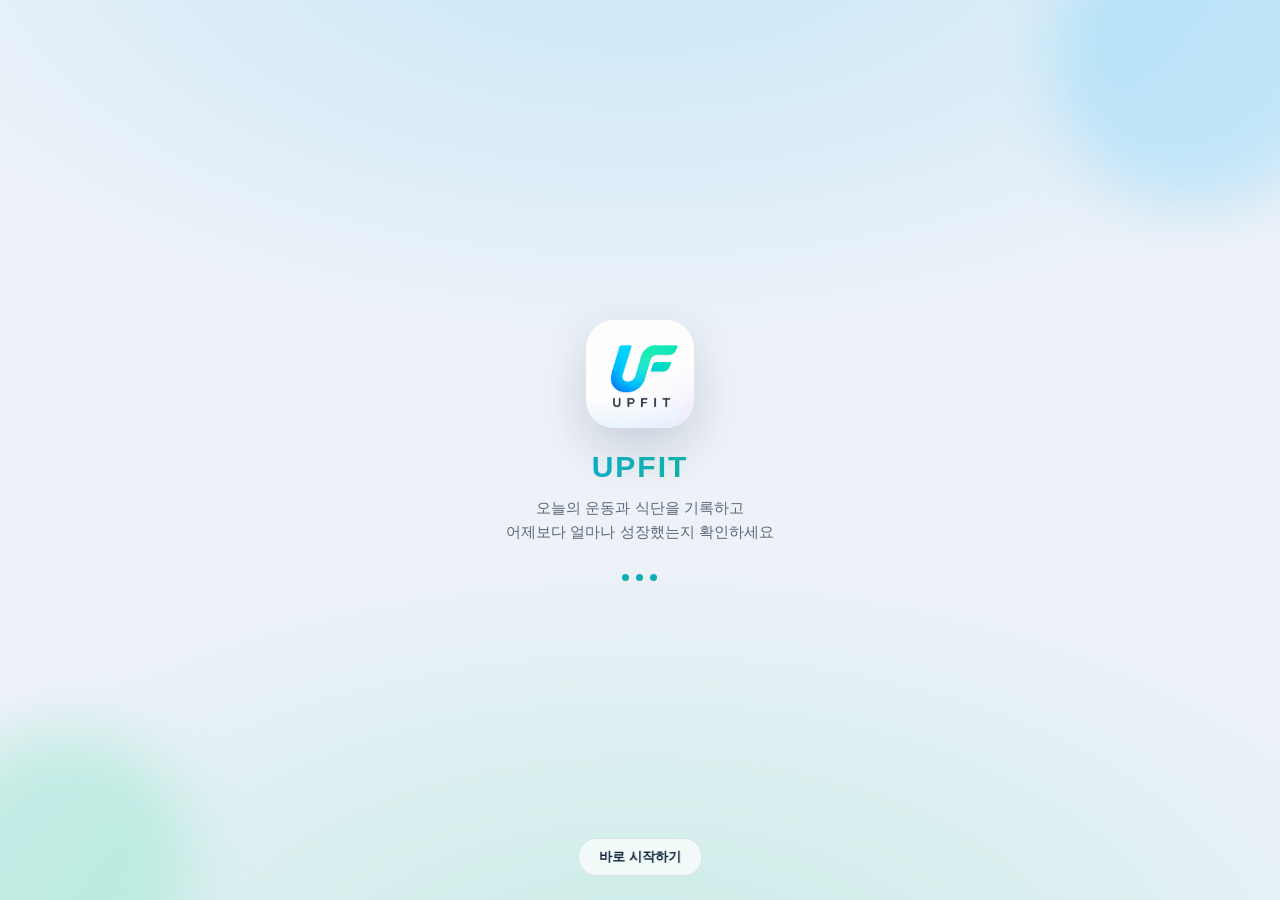
<file: UpFit/src/main/resources/static/index.html>
<!DOCTYPE html>
<html lang="ko">
<head>
    <meta charset="UTF-8">
    <meta name="viewport" content="width=device-width, initial-scale=1.0, maximum-scale=1.0, user-scalable=no">
    <meta name="theme-color" content="#eef2f8">
    <link rel="manifest" href="manifest.json">
    <meta name="mobile-web-app-capable" content="yes">
    <meta name="apple-mobile-web-app-capable" content="yes">
    <!-- [B][E] edit by smsong : black-translucent → default. viewport-fit=cover 제거와 한 쌍.
         iOS 가 상단 상태바 영역을 직접 채우고(=여백은 위), 웹뷰는 하단까지 꽉 차게 된다. -->
    <meta name="apple-mobile-web-app-status-bar-style" content="default">
    <meta name="apple-mobile-web-app-title" content="UpFit">
    <link rel="apple-touch-icon" href="icons/apple-touch-icon.png">
    <link rel="icon" type="image/png" sizes="32x32" href="icons/favicon-32.png">
    <title>UpFit</title>

    <!-- [B] edit by smsong : 공통 테마/인증 모듈 (<head> 최상단 → 인트로도 저장된 테마로 표시) -->
    <script src="theme.js?v=1.0.3"></script>
    <script src="auth.js?v=1.0.3"></script>
    <!-- [E] edit by smsong -->

    <style>
        *, *::before, *::after { box-sizing: border-box; margin: 0; padding: 0; }

        /* [B] edit by smsong : :root = 라이트(기본) / [data-theme="dark"] = 다크 */
        :root {
            color-scheme: light;
            --grad: linear-gradient(100deg, #0ea5e9, #10b981);
            --dot-grad: linear-gradient(120deg, #0ea5e9, #10b981);
            --text-dim: rgba(14,33,56,0.66);
            --page-bg:
                radial-gradient(120% 90% at 50% -10%, rgba(56,189,248,0.22), transparent 55%),
                radial-gradient(120% 90% at 50% 110%, rgba(45,212,160,0.20), transparent 55%),
                #eef2f8;
            --glow-1: rgba(56,189,248,0.22);
            --glow-2: rgba(45,212,160,0.20);
            --logo-shadow: 0 20px 50px rgba(23,49,84,0.18);
            --skip-bg: rgba(255,255,255,0.7);
            --skip-bg-active: rgba(255,255,255,0.95);
            --skip-line: rgba(14,33,56,0.10);
            --skip-text: #0e2138;
            --font: -apple-system, BlinkMacSystemFont, 'Pretendard', 'Apple SD Gothic Neo', 'Noto Sans KR', sans-serif;
        }
        :root[data-theme="dark"] {
            color-scheme: dark;
            --grad: linear-gradient(100deg, #38bdf8, #2dd4a0);
            --dot-grad: linear-gradient(120deg, #38bdf8, #2dd4a0);
            --text-dim: rgba(232,240,251,0.72);
            --page-bg:
                radial-gradient(120% 90% at 50% -10%, rgba(56,189,248,0.16), transparent 55%),
                radial-gradient(120% 90% at 50% 110%, rgba(45,212,160,0.14), transparent 55%),
                #071120;
            --glow-1: rgba(56,189,248,0.14);
            --glow-2: rgba(45,212,160,0.14);
            --logo-shadow: 0 20px 50px rgba(0,0,0,0.5), 0 0 0 1px rgba(255,255,255,0.05);
            --skip-bg: rgba(255,255,255,0.07);
            --skip-bg-active: rgba(255,255,255,0.16);
            --skip-line: rgba(255,255,255,0.12);
            --skip-text: rgba(232,240,251,0.85);
        }
        /* [E] edit by smsong */

        /* [B] edit by smsong : 하단 흰 여백(홈 인디케이터 영역) 제거 — 2차 수정
           루트 배경을 캔버스로 전파시키는 방식은 iOS 스탠드얼론에서 통하지 않았다.
           (단색은 화면 전체를 채우지만 그라데이션 페인팅 영역은 루트 박스에 갇힘)
           → 배경을 전용 고정 레이어(.app-bg)로 분리하고 뷰포트보다 사방 120px 크게 잡아
             세이프에어리어 바깥까지 덮는다. 여백은 iOS 가 상단 상태바 영역에 배치한다. */
        html {
            height: 100%;
            background-color: #eef2f8;   /* 캔버스 폴백(단색) */
            overflow: hidden;
        }
        :root[data-theme="dark"] { background-color: #071120; }
        body {
            height: 100%;
            font-family: var(--font);
            position: fixed; inset: 0; width: 100%;
            overflow: hidden;
            overscroll-behavior: none;
            touch-action: none;
            background: transparent;
        }
        .app-bg {
            position: fixed; inset: -120px; z-index: -1; pointer-events: none;
            background: var(--page-bg);
            background-attachment: fixed;
            background-repeat: no-repeat;
        }
        /* [E] edit by smsong */

        .intro {
            height: 100%;
            display: flex; flex-direction: column;
            align-items: center; justify-content: center;
            padding: 24px;
            background: transparent;
            position: relative; overflow: hidden;
            opacity: 1; transition: opacity 0.55s ease;
        }
        .intro.leaving { opacity: 0; }

        /* 은은한 광원 */
        .intro::before, .intro::after {
            content: ''; position: absolute; border-radius: 50%;
            pointer-events: none; filter: blur(30px);
        }
        .intro::before { width: 300px; height: 300px; top: -90px; right: -70px; background: var(--glow-1); }
        .intro::after  { width: 260px; height: 260px; bottom: -90px; left: -70px; background: var(--glow-2); }

        .intro-inner {
            position: relative; z-index: 1; text-align: center;
            opacity: 0; transform: translateY(14px);
            animation: rise 0.8s cubic-bezier(0.22, 1, 0.36, 1) forwards;
        }
        @keyframes rise { to { opacity: 1; transform: translateY(0); } }

        .logo {
            width: 108px; height: 108px; margin: 0 auto 22px;
            border-radius: 28px;
            display: block; object-fit: cover;
            box-shadow: var(--logo-shadow);
            animation: float 3s ease-in-out infinite;
        }
        @keyframes float {
            0%, 100% { transform: translateY(0); }
            50% { transform: translateY(-7px); }
        }

        .name {
            font-size: 30px; font-weight: 800; letter-spacing: 2px;
            background: var(--grad);
            -webkit-background-clip: text; background-clip: text; color: transparent;
        }
        .tagline {
            margin-top: 12px;
            font-size: 15px; line-height: 1.6;
            color: var(--text-dim);
            font-weight: 500;
        }

        .dots { margin-top: 30px; display: flex; gap: 7px; justify-content: center; }
        .dots span {
            width: 7px; height: 7px; border-radius: 50%;
            background: var(--dot-grad);
            animation: blink 1.2s ease-in-out infinite;
        }
        .dots span:nth-child(2) { animation-delay: 0.2s; }
        .dots span:nth-child(3) { animation-delay: 0.4s; }
        @keyframes blink {
            0%, 100% { opacity: 0.3; transform: scale(0.9); }
            50% { opacity: 1; transform: scale(1.15); }
        }

        .skip {
            position: absolute; bottom: max(24px, env(safe-area-inset-bottom)); left: 50%;
            transform: translateX(-50%); z-index: 2;
            color: var(--skip-text);
            font-size: 13px; font-weight: 600;
            background: var(--skip-bg);
            border: 1px solid var(--skip-line);
            border-radius: 18px; padding: 9px 20px;
            cursor: pointer; font-family: var(--font);
            backdrop-filter: blur(6px);
        }
        .skip:active { background: var(--skip-bg-active); }

        @media (prefers-reduced-motion: reduce) {
            .intro-inner { animation: none; opacity: 1; transform: none; }
            .logo { animation: none; }
            .dots span { animation: none; opacity: 0.7; }
        }
    </style>
</head>
<body>
    <!-- [B][E] edit by smsong : 배경 전용 고정 레이어 -->
    <div class="app-bg" aria-hidden="true"></div>

    <div class="intro" id="intro">
        <div class="intro-inner">
            <!-- [B] edit by smsong : 테마별 로고 자동 교체 -->
            <img class="logo" src="icons/upfit-light.png" data-theme-logo alt="UpFit">
            <!-- [E] edit by smsong -->
            <div class="name">UPFIT</div>
            <div class="tagline">오늘의 운동과 식단을 기록하고<br>어제보다 얼마나 성장했는지 확인하세요</div>
            <div class="dots"><span></span><span></span><span></span></div>
        </div>
        <button class="skip" id="skip">바로 시작하기</button>
    </div>

    <script>
        (function () {
            // [B] edit by smsong : 토큰이 유효하면 main, 아니면 login (만료 토큰은 정리)
            var Auth = window.UpFitAuth;
            var NEXT = 'login.html';
            if (Auth) {
                if (Auth.hasValidSession()) NEXT = 'main.html';
                else if (Auth.getToken()) Auth.clearSession();
            }
            // [E] edit by smsong

            var STAY = 2200;
            var FADE = 550;

            var intro = document.getElementById('intro');
            var moved = false;

            function go() {
                if (moved) return;
                moved = true;
                intro.classList.add('leaving');
                setTimeout(function () { window.location.replace(NEXT); }, FADE);
            }

            var timer = setTimeout(go, STAY);

            document.getElementById('skip').addEventListener('click', function () {
                clearTimeout(timer); go();
            });
            intro.addEventListener('click', function (e) {
                if (e.target.id === 'skip') return;
                clearTimeout(timer); go();
            });
        })();
    </script>
</body>
</html>
</file>
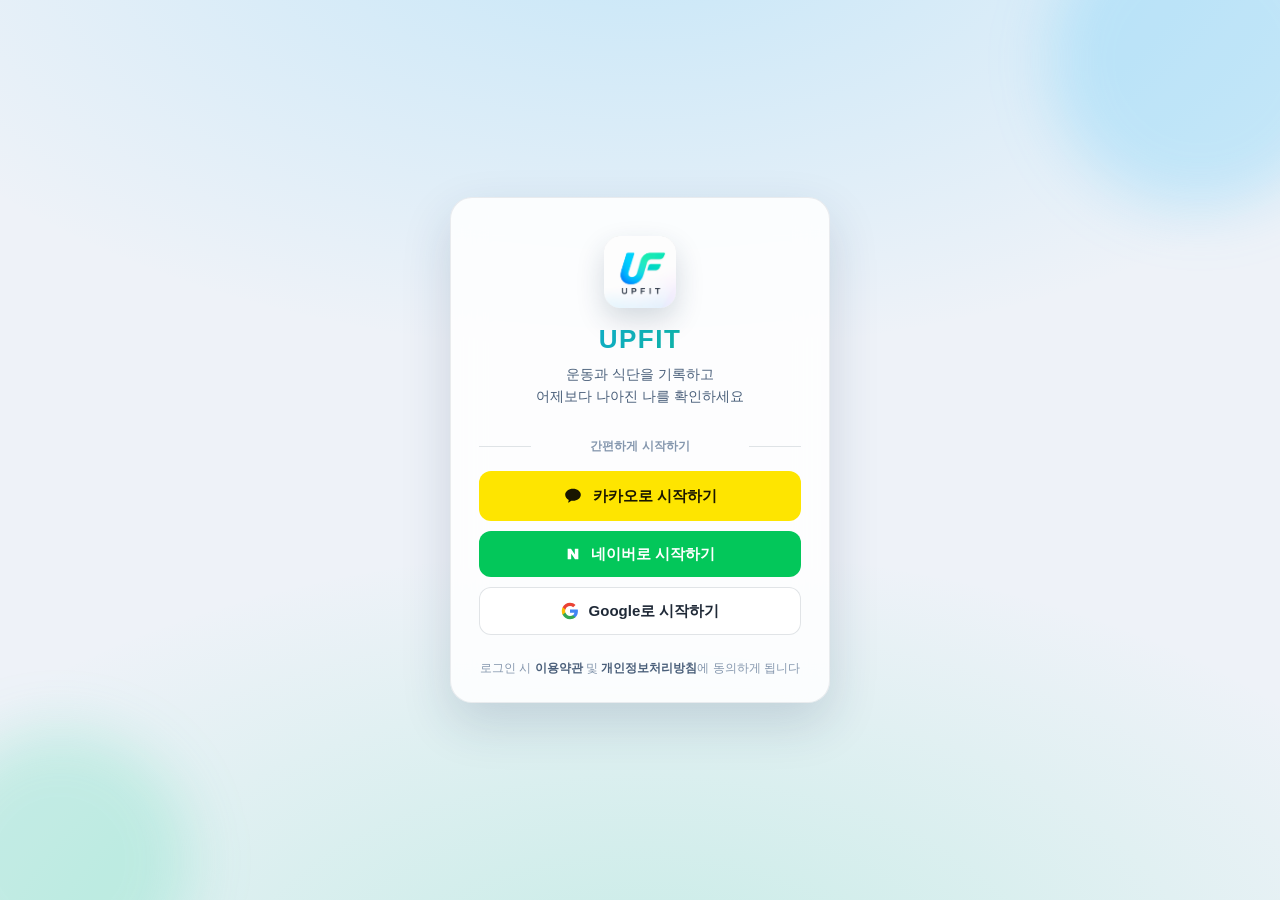
<file: UpFit/src/main/resources/static/login.html>
<!DOCTYPE html>
<html lang="ko">
<head>
    <meta charset="UTF-8">
    <meta name="viewport" content="width=device-width, initial-scale=1.0, maximum-scale=1.0, user-scalable=no">
    <meta name="theme-color" content="#eef2f8">
    <link rel="manifest" href="manifest.json">
    <meta name="mobile-web-app-capable" content="yes">
    <meta name="apple-mobile-web-app-capable" content="yes">
    <!-- [B][E] edit by smsong : black-translucent → default. viewport-fit=cover 제거와 한 쌍.
         iOS 가 상단 상태바 영역을 직접 채우고(=여백은 위), 웹뷰는 하단까지 꽉 차게 된다. -->
    <meta name="apple-mobile-web-app-status-bar-style" content="default">
    <meta name="apple-mobile-web-app-title" content="UpFit">
    <link rel="apple-touch-icon" href="icons/apple-touch-icon.png">
    <link rel="icon" type="image/png" sizes="32x32" href="icons/favicon-32.png">
    <title>로그인 — UpFit</title>

    <!-- [B] edit by smsong : 공통 테마/인증 모듈 (로그인 페이지는 게이트 없이 유틸만 사용) -->
    <script src="theme.js?v=1.0.3"></script>
    <script src="auth.js?v=1.0.4"></script>
    <!-- [E] edit by smsong -->

    <link rel="stylesheet" href="login.css?v=1.0.6">
</head>
<body>
<!-- [B][E] edit by smsong : 배경 전용 고정 레이어 -->
<div class="app-bg" aria-hidden="true"></div>

<div class="login-page">
    <div class="login-card">
        <!-- 브랜드 -->
        <div class="brand">
            <!-- [B] edit by smsong : 테마별 로고 자동 교체 -->
            <img class="brand-logo" src="icons/upfit-light.png" data-theme-logo alt="UpFit">
            <!-- [E] edit by smsong -->
            <div class="brand-name">UPFIT</div>
            <div class="brand-tagline">운동과 식단을 기록하고<br>어제보다 나아진 나를 확인하세요</div>
        </div>

        <!-- 소셜 로그인 -->
        <div class="social-login">
            <div class="social-login-label">간편하게 시작하기</div>

            <button class="social-btn kakao" data-provider="kakao">
                <span class="social-icon">
                    <svg width="20" height="20" viewBox="0 0 24 24" aria-hidden="true">
                        <path fill="#191600" d="M12 3.2c-5.18 0-9.38 3.27-9.38 7.3 0 2.6 1.74 4.88 4.36 6.17-.19.68-.69 2.48-.79 2.86-.12.48.18.47.37.34.15-.1 2.4-1.63 3.38-2.29.67.1 1.36.15 2.06.15 5.18 0 9.38-3.27 9.38-7.3S17.18 3.2 12 3.2z"/>
                    </svg>
                </span>
                <span class="social-text">카카오로 시작하기</span>
            </button>

            <button class="social-btn naver" data-provider="naver">
                <span class="social-icon">
                    <svg width="16" height="16" viewBox="0 0 24 24" aria-hidden="true">
                        <path fill="#ffffff" d="M14.73 12.62 9.05 4H4v16h5.27v-8.62L14.95 20H20V4h-5.27z"/>
                    </svg>
                </span>
                <span class="social-text">네이버로 시작하기</span>
            </button>

            <button class="social-btn google" data-provider="google">
                <span class="social-icon">
                    <svg width="18" height="18" viewBox="0 0 48 48" aria-hidden="true">
                        <path fill="#4285F4" d="M45.12 24.5c0-1.56-.14-3.06-.4-4.5H24v8.51h11.84c-.51 2.75-2.06 5.08-4.39 6.64v5.52h7.11c4.16-3.83 6.56-9.47 6.56-16.17z"/>
                        <path fill="#34A853" d="M24 46c5.94 0 10.92-1.97 14.56-5.33l-7.11-5.52c-1.97 1.32-4.49 2.1-7.45 2.1-5.73 0-10.58-3.87-12.31-9.07H4.34v5.7C7.96 41.07 15.4 46 24 46z"/>
                        <path fill="#FBBC05" d="M11.69 28.18C11.25 26.86 11 25.45 11 24s.25-2.86.69-4.18v-5.7H4.34C2.85 17.09 2 20.45 2 24s.85 6.91 2.34 9.88l7.35-5.7z"/>
                        <path fill="#EA4335" d="M24 10.75c3.23 0 6.13 1.11 8.41 3.29l6.31-6.31C34.91 4.18 29.93 2 24 2 15.4 2 7.96 6.93 4.34 14.12l7.35 5.7c1.73-5.2 6.58-9.07 12.31-9.07z"/>
                    </svg>
                </span>
                <span class="social-text">Google로 시작하기</span>
            </button>
        </div>

        <div class="login-footer">
            로그인 시 <a href="#">이용약관</a> 및 <a href="#">개인정보처리방침</a>에 동의하게 됩니다
        </div>
    </div>
</div>

<div id="toast"></div>

<script src="config.js?v=1.0.1"></script>
<script src="login.js?v=1.0.3"></script>
</body>
</html>
</file>
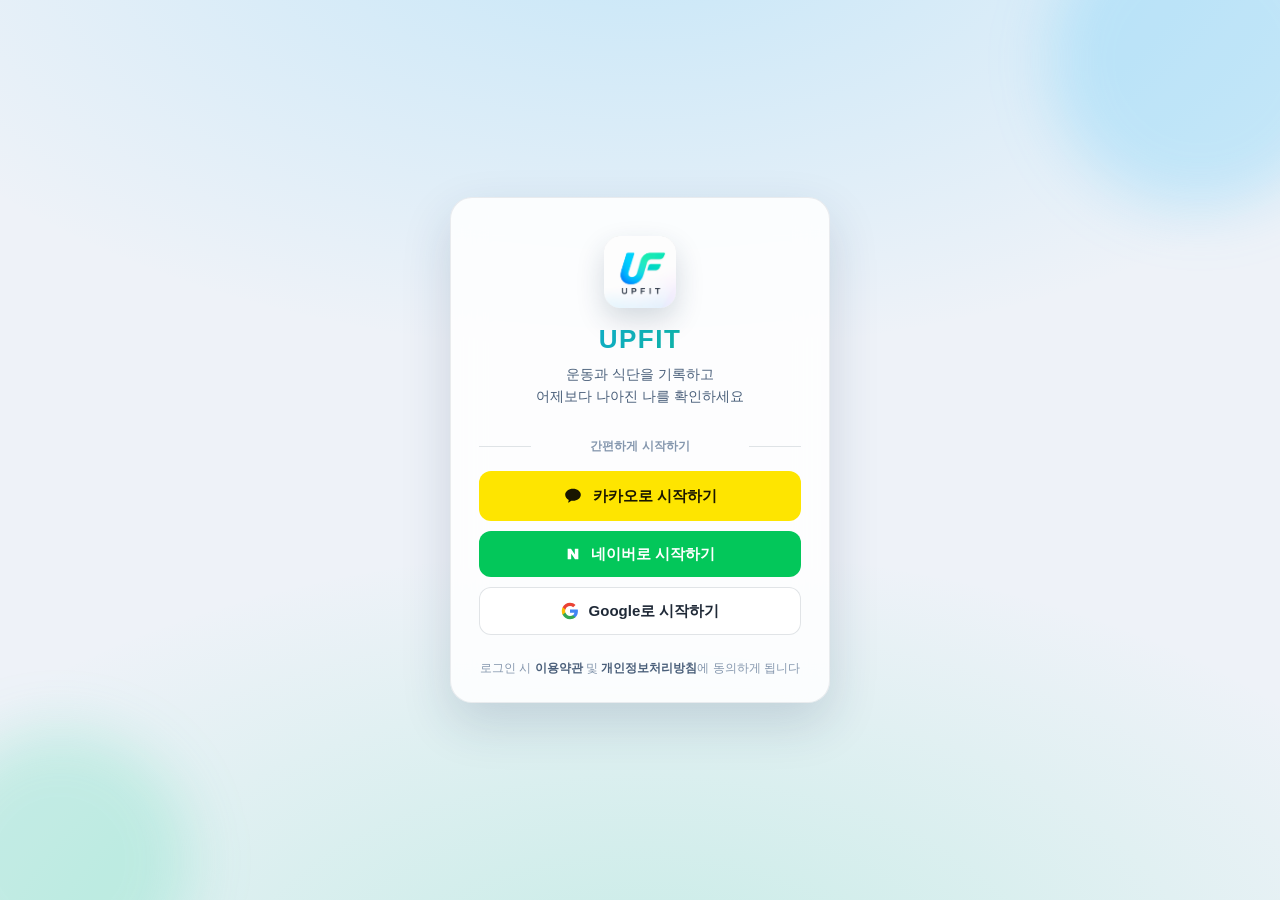
<file: UpFit/src/main/resources/static/main.html>
<!DOCTYPE html>
<!-- [B] edit by smsong : data-require-auth → auth.js 가 로드 즉시 토큰 검사 후 login.html 로 강제 이동 -->
<html lang="ko" data-require-auth>
<!-- [E] edit by smsong -->
<head>
    <meta charset="UTF-8">
    <meta name="viewport" content="width=device-width, initial-scale=1.0, maximum-scale=1.0, user-scalable=no">
    <meta name="theme-color" content="#eef2f8">
    <link rel="manifest" href="manifest.json">
    <meta name="mobile-web-app-capable" content="yes">
    <meta name="apple-mobile-web-app-capable" content="yes">
    <!-- [B][E] edit by smsong : black-translucent → default. viewport-fit=cover 제거와 한 쌍.
         iOS 가 상단 상태바 영역을 직접 채우고(=여백은 위), 웹뷰는 하단까지 꽉 차게 된다. -->
    <meta name="apple-mobile-web-app-status-bar-style" content="default">
    <meta name="apple-mobile-web-app-title" content="UpFit">
    <link rel="apple-touch-icon" href="icons/apple-touch-icon.png">
    <link rel="icon" type="image/png" sizes="32x32" href="icons/favicon-32.png">
    <title>UpFit</title>

    <!-- [B] edit by smsong : 테마 → 인증 순서로 <head> 에서 먼저 실행 (깜빡임 방지 + 미인증 조기 차단) -->
    <script src="theme.js?v=1.0.3"></script>
    <script src="auth.js?v=1.0.5"></script>
    <!-- [E] edit by smsong -->

    <link rel="stylesheet" href="main.css?v=2.14.3">
</head>
<body>
<!-- [B][E] edit by smsong : 활성 네비 아이콘용 외부 SVG 그라데이션(#navgrad)은 제거했다.
     0크기 SVG 의 그라데이션을 stroke 로 참조하면 iOS/WebKit 에서 탭 전환 시 아이콘이 깨져,
     CSS currentColor 단색으로 대체함(main.css .nav-item.active). -->

<!-- [B][E] edit by smsong : 배경 전용 고정 레이어 (하단 세이프에어리어까지 덮음) -->
<div class="app-bg" aria-hidden="true"></div>

<div class="app">
    <!-- 헤더 -->
    <header class="app-header">
        <!-- [B] edit by smsong : data-theme-logo → theme.js 가 테마별 로고로 교체 -->
        <img class="logo" src="icons/upfit-light.png" data-theme-logo alt="UpFit">
        <div class="head-txt">
            <div class="hello" id="hdrHello" style="display:none">안녕하세요, <b id="hdrName"></b>님</div>
            <div class="today" id="hdrDate"></div>
        </div>
        <!-- [E] edit by smsong -->
        <div class="head-brand">UPFIT</div>
    </header>

    <!-- 콘텐츠 -->
    <main class="app-main" id="appMain">

        <!-- ============ 홈 ============ -->
        <section class="view active" id="view-home"></section>

        <!-- ============ 운동 ============ -->
        <section class="view" id="view-workout"></section>

        <!-- ============ 식단 ============ -->
        <section class="view" id="view-diet"></section>

        <!-- ============ 변화 ============ -->
        <section class="view" id="view-change"></section>

        <!-- ============ 내 정보 ============ -->
        <section class="view" id="view-profile"></section>
    </main>

    <!-- 하단 네비 -->
    <!-- [B] edit by smsong : 홈을 중앙 원형(우주선 콕핏)으로 띄우고 좌(운동·식단)/우(변화·내정보)로 배치.
         data-tab 값은 그대로라 activateTab 로직은 순서와 무관하게 동작한다. -->
    <nav class="bottom-nav">
        <button class="nav-item" data-tab="workout">
            <svg viewBox="0 0 24 24" fill="none" stroke="currentColor" stroke-width="2" stroke-linecap="round" stroke-linejoin="round"><path d="M9 12h6"/><path d="M6.5 8.5v7M4 10v4"/><path d="M17.5 8.5v7M20 10v4"/></svg>
            <span>운동</span>
        </button>
        <button class="nav-item" data-tab="diet">
            <svg viewBox="0 0 24 24" fill="none" stroke="currentColor" stroke-width="2" stroke-linecap="round" stroke-linejoin="round"><path d="M11 3v18M8 3v6a3 3 0 0 0 3 3"/><path d="M17 3c-1.5 0-2.5 2-2.5 5s1 4 2.5 4 2.5-1 2.5-4-1-5-2.5-5Z"/><path d="M17 12v9"/></svg>
            <span>식단</span>
        </button>
        <button class="nav-item nav-center active" data-tab="home">
            <span class="nav-orb">
                <svg viewBox="0 0 24 24" fill="none" stroke="currentColor" stroke-width="2" stroke-linecap="round" stroke-linejoin="round"><path d="M3 10.5 12 3l9 7.5"/><path d="M5 9.5V20a1 1 0 0 0 1 1h4v-6h4v6h4a1 1 0 0 0 1-1V9.5"/></svg>
            </span>
            <span class="nav-lbl">홈</span>
        </button>
        <button class="nav-item" data-tab="change">
            <svg viewBox="0 0 24 24" fill="none" stroke="currentColor" stroke-width="2" stroke-linecap="round" stroke-linejoin="round"><path d="M3 3v18h18"/><path d="m7 14 3-4 3 3 5-7"/></svg>
            <span>변화</span>
        </button>
        <button class="nav-item" data-tab="profile">
            <svg viewBox="0 0 24 24" fill="none" stroke="currentColor" stroke-width="2" stroke-linecap="round" stroke-linejoin="round"><circle cx="12" cy="8" r="4"/><path d="M4 21a8 8 0 0 1 16 0"/></svg>
            <span>내 정보</span>
        </button>
    </nav>
    <!-- [E] edit by smsong -->
</div>

<!-- 바텀시트 1차 (운동 기록/식단/체중/프로필/설정) -->
<div class="sheet-backdrop" id="sheetBackdrop"></div>
<div class="sheet" id="sheet"></div>

<!-- [B] edit by smsong : 바텀시트 2차 — 운동 입력 전용. 1차(운동 기록) 시트 위에 겹쳐 열린다.
     날짜(세션) 폼과 운동 폼을 완전히 분리하기 위한 별도 레이어. -->
<div class="sheet-backdrop lv2" id="sheetBackdrop2"></div>
<div class="sheet lv2" id="sheet2"></div>
<!-- [E] edit by smsong -->

<!-- [B] edit by smsong : 전역 로딩 폼 — 모든 API(생성/수정/조회/삭제/마이그레이션)가 시작~종료될 때까지 표시.
     inset:0 로 화면 전체를 덮어 클릭/터치/스크롤을 원천 차단한다(z-index 는 모달(103)보다 위, 토스트(9999)보다 아래). -->
<div id="loadingOverlay" class="lo" aria-hidden="true" role="alertdialog" aria-live="polite" aria-busy="true">
    <div class="lo-card">
        <div class="lo-stage">
            <!-- 덤벨: 위아래로 들었다 놨다 — 가로 덤벨(손잡이 + 양쪽 원판) -->
            <div class="lo-dumbbell">
                <svg viewBox="0 0 24 24" fill="none" stroke="currentColor" stroke-width="2" stroke-linecap="round" stroke-linejoin="round">
                    <path d="M9 12h6"/>
                    <path d="M6.5 8.5v7M4 10v4"/>
                    <path d="M17.5 8.5v7M20 10v4"/>
                </svg>
            </div>
            <!-- 바닥 그림자: 덤벨이 올라가면 작아지고 내려오면 커진다 -->
            <div class="lo-shadow" aria-hidden="true"></div>
        </div>
        <div class="lo-msg" id="loadingMsg">잠시만요…</div>
        <div class="lo-bar" aria-hidden="true"><i></i></div>
    </div>
</div>
<!-- [E] edit by smsong -->

<!-- 토스트 -->
<div id="toast"></div>

<script src="config.js?v=1.0.1"></script>
<script src="main.js?v=2.14.3"></script>
</body>
</html>
</file>
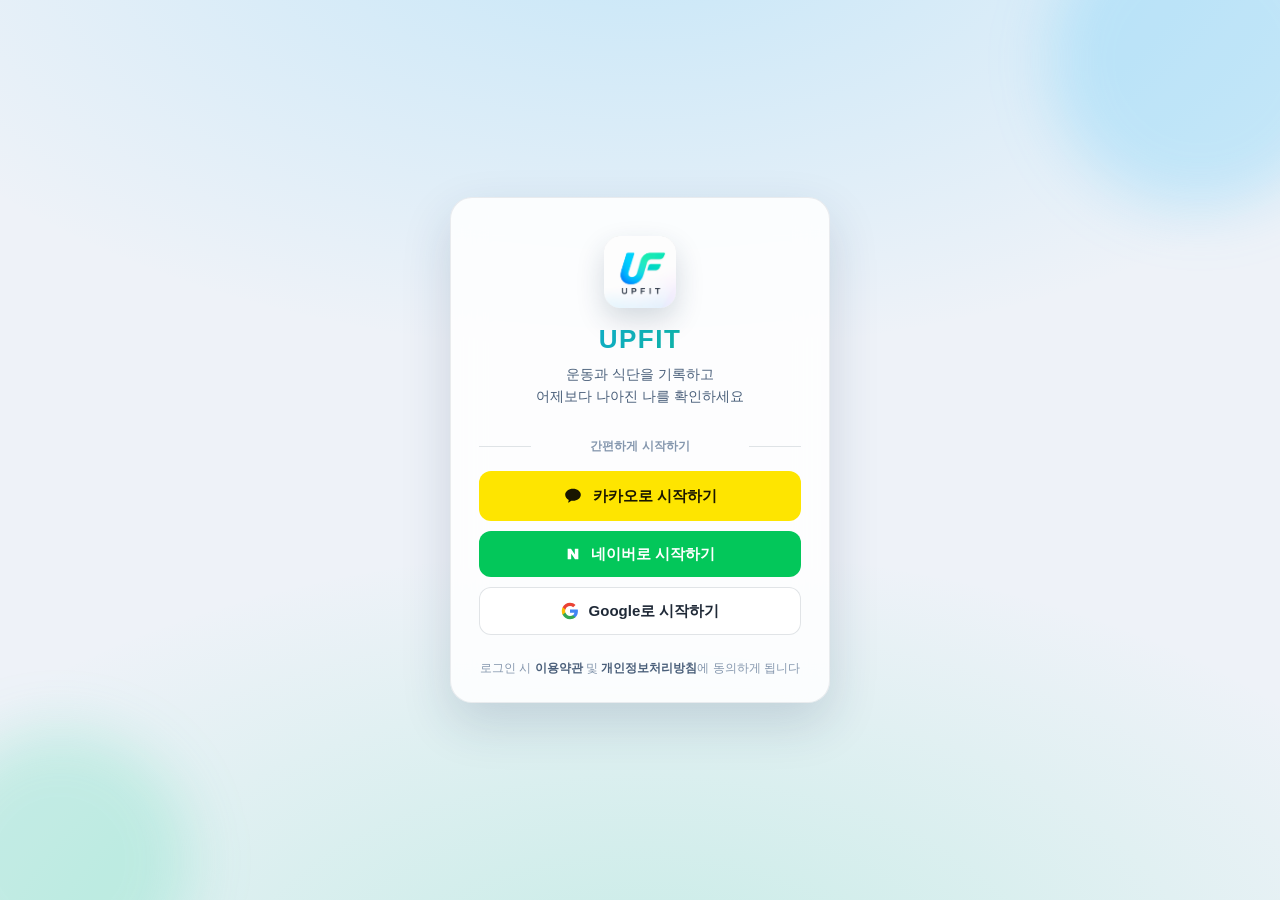
<file: UpFit/src/main/resources/static/oauth-redirect.html>
<!DOCTYPE html>
<html lang="ko">
<head>
    <meta charset="UTF-8">
    <meta name="viewport" content="width=device-width, initial-scale=1.0, maximum-scale=1.0, user-scalable=no">
    <meta name="theme-color" content="#eef2f8">
    <link rel="manifest" href="manifest.json">
    <meta name="mobile-web-app-capable" content="yes">
    <meta name="apple-mobile-web-app-capable" content="yes">
    <!-- [B][E] edit by smsong : black-translucent → default. viewport-fit=cover 제거와 한 쌍.
         iOS 가 상단 상태바 영역을 직접 채우고(=여백은 위), 웹뷰는 하단까지 꽉 차게 된다. -->
    <meta name="apple-mobile-web-app-status-bar-style" content="default">
    <meta name="apple-mobile-web-app-title" content="UpFit">
    <link rel="apple-touch-icon" href="icons/apple-touch-icon.png">
    <link rel="icon" type="image/png" sizes="32x32" href="icons/favicon-32.png">
    <meta http-equiv="Cache-Control" content="no-store, max-age=0">
    <title>로그인 처리중 — UpFit</title>

    <!-- [B] edit by smsong : 공통 테마 + 인증(기기 유틸) 모듈. 게이트는 이 페이지에 적용 안 됨(data-require-auth 없음) -->
    <script src="theme.js?v=1.0.3"></script>
    <script src="auth.js?v=1.0.5"></script>
    <!-- [E] edit by smsong -->

    <style>
        *, *::before, *::after { box-sizing: border-box; margin: 0; padding: 0; }

        /* [B] edit by smsong : :root = 라이트(기본) / [data-theme="dark"] = 다크 */
        :root {
            color-scheme: light;
            --text: #0e2138;
            --text-dim: #4a5f7a;
            --radius-xl: 22px;
            --shadow-lg: 0 20px 50px rgba(23,49,84,0.16);
            --page-bg:
                radial-gradient(120% 90% at 50% -10%, rgba(56,189,248,0.22), transparent 55%),
                radial-gradient(120% 90% at 50% 110%, rgba(45,212,160,0.20), transparent 55%),
                #eef2f8;
            --glow-1: rgba(56,189,248,0.22);
            --glow-2: rgba(45,212,160,0.20);
            --card-bg: rgba(255,255,255,0.86);
            --card-line: rgba(14,33,56,0.08);
            --logo-shadow: 0 12px 28px rgba(23,49,84,0.18);
            --spin-track: rgba(2,132,199,0.18);
            --spin-head: #0d9488;
            --font: -apple-system, BlinkMacSystemFont, 'Pretendard', 'Apple SD Gothic Neo', 'Noto Sans KR', sans-serif;
        }
        :root[data-theme="dark"] {
            color-scheme: dark;
            --text: #e8f0fb;
            --text-dim: #93a4bd;
            --shadow-lg: 0 20px 50px rgba(0,0,0,0.5);
            --page-bg:
                radial-gradient(120% 90% at 50% -10%, rgba(56,189,248,0.16), transparent 55%),
                radial-gradient(120% 90% at 50% 110%, rgba(45,212,160,0.14), transparent 55%),
                #071120;
            --glow-1: rgba(56,189,248,0.14);
            --glow-2: rgba(45,212,160,0.14);
            --card-bg: rgba(17,37,61,0.72);
            --card-line: rgba(255,255,255,0.07);
            --logo-shadow: 0 12px 28px rgba(0,0,0,0.45);
            --spin-track: rgba(56,189,248,0.18);
            --spin-head: #2dd4a0;
        }
        /* [E] edit by smsong */

        /* [B] edit by smsong : 하단 흰 여백(홈 인디케이터 영역) 제거 — 2차 수정
           배경을 전용 고정 레이어(.app-bg)로 분리해 세이프에어리어 바깥까지 덮는다. */
        html {
            height: 100%;
            background-color: #eef2f8;   /* 캔버스 폴백(단색) */
            overflow: hidden;
        }
        :root[data-theme="dark"] { background-color: #071120; }
        body {
            height: 100%; font-family: var(--font);
            position: fixed; inset: 0; width: 100%;
            overflow: hidden; overscroll-behavior: none; touch-action: none;
            background: transparent;
            display: flex; align-items: center; justify-content: center;
            padding: 24px;
        }
        .app-bg {
            position: fixed; inset: -120px; z-index: -1; pointer-events: none;
            background: var(--page-bg);
            background-attachment: fixed;
            background-repeat: no-repeat;
        }
        /* [E] edit by smsong */

        body::before, body::after {
            content: ''; position: absolute; border-radius: 50%;
            filter: blur(30px); pointer-events: none;
        }
        body::before { width: 300px; height: 300px; top: -90px; right: -70px; background: var(--glow-1); }
        body::after  { width: 260px; height: 260px; bottom: -90px; left: -70px; background: var(--glow-2); }

        .loading-container {
            position: relative; z-index: 1;
            background: var(--card-bg);
            border: 1px solid var(--card-line);
            border-radius: var(--radius-xl);
            box-shadow: var(--shadow-lg);
            backdrop-filter: blur(16px);
            padding: 44px 40px; text-align: center;
            width: 100%; max-width: 340px;
            animation: cardIn 0.45s cubic-bezier(0.32, 0.72, 0, 1);
        }
        @keyframes cardIn {
            from { opacity: 0; transform: translateY(16px); }
            to   { opacity: 1; transform: translateY(0); }
        }

        .brand-logo {
            width: 60px; height: 60px; margin: 0 auto 18px;
            border-radius: 16px; display: block; object-fit: cover;
            box-shadow: var(--logo-shadow);
        }

        .loading-text {
            font-size: 18px; font-weight: 700; color: var(--text);
            margin-bottom: 22px; white-space: nowrap;
        }

        .spinner {
            width: 44px; height: 44px; margin: 0 auto;
            border: 4px solid var(--spin-track);
            border-top-color: var(--spin-head);
            border-radius: 50%;
            animation: spin 0.9s linear infinite;
        }
        @keyframes spin { to { transform: rotate(360deg); } }

        .loading-subtext { margin-top: 22px; font-size: 14px; color: var(--text-dim); }

        .dots { display: inline-block; width: 1.4em; text-align: left; }
        .dots::after { content: ''; animation: dots 1.5s steps(4, end) infinite; }
        @keyframes dots {
            0%, 20% { content: ''; }
            40% { content: '.'; }
            60% { content: '..'; }
            80%, 100% { content: '...'; }
        }

        @media (prefers-reduced-motion: reduce) {
            .loading-container { animation: none; }
            .spinner { animation-duration: 1.8s; }
        }
    </style>
</head>
<body>
<!-- [B][E] edit by smsong : 배경 전용 고정 레이어 -->
<div class="app-bg" aria-hidden="true"></div>

<div class="loading-container">
    <!-- [B] edit by smsong : 테마별 로고 자동 교체 -->
    <img class="brand-logo" src="icons/upfit-light.png" data-theme-logo alt="UpFit">
    <!-- [E] edit by smsong -->
    <div class="loading-text">로그인 중입니다<span class="dots"></span></div>
    <div class="spinner"></div>
    <div class="loading-subtext">잠시만 기다려 주세요</div>
</div>

<script src="config.js?v=1.0.1"></script>
<script>
    // =====================================================
    // 0) 옛 Service Worker / 캐시 자가 정리
    //    이 페이지는 인가코드를 들고 있으므로 reload 하지 않는다.
    // =====================================================
    (function cleanupStaleCaches() {
        try {
            if ('serviceWorker' in navigator) {
                navigator.serviceWorker.getRegistrations()
                    .then(regs => regs.forEach(r => r.unregister())).catch(() => {});
            }
            if (window.caches && caches.keys) {
                caches.keys().then(keys => keys.forEach(k => caches.delete(k))).catch(() => {});
            }
        } catch (_) {}
    })();

    const BACKEND_BASE = (window.APP_CONFIG && window.APP_CONFIG.BACKEND_BASE);
    const SUCCESS_REDIRECT = 'main.html';
    const LOGIN_PAGE = 'login.html';

    // [B] edit by smsong
    // localStorage.clear() 는 테마 설정(UF_THEME)까지 지워버리므로 인증 키만 선별 제거
    function clearAuthKeys() {
        try {
            localStorage.removeItem('accessToken');
            localStorage.removeItem('currentUser');
            localStorage.removeItem('auth');
        } catch (_) {}
    }
    // [E] edit by smsong

    document.addEventListener('DOMContentLoaded', async function () {
        const params = new URLSearchParams(window.location.search);

        // ── 방법 2: 백엔드가 ?token=... 으로 보낸 경우 ──
        const tokenParam = params.get('token') || params.get('accessToken');
        if (tokenParam) {
            clearAuthKeys();
            localStorage.setItem('accessToken', tokenParam);
            window.location.href = SUCCESS_REDIRECT;
            return;
        }

        if (params.get('error')) {
            alert('소셜 로그인 오류: ' + (params.get('error_description') || params.get('error')));
            window.location.href = LOGIN_PAGE;
            return;
        }

        // ── 방법 1: ?code=... 인가코드 교환 ──
        const code = params.get('code');
        const stateProvider = (params.get('state') || '').split('__')[0];
        const provider = stateProvider || sessionStorage.getItem('provider') || params.get('provider');

        if (!BACKEND_BASE) {
            alert('BACKEND_BASE 설정이 없습니다. config.js를 확인하세요.');
            window.location.href = LOGIN_PAGE; return;
        }
        if (!code) {
            alert('인가 코드가 존재하지 않습니다.');
            window.location.href = LOGIN_PAGE; return;
        }
        if (!provider) {
            alert('소셜 제공자 정보를 찾을 수 없습니다.');
            window.location.href = LOGIN_PAGE; return;
        }

        // ── 인가코드 1회성 가드 ──
        if (sessionStorage.getItem('usedCode') === code) {
            console.warn('[oauth] 이미 처리한 인가코드 → 재교환 방지');
            window.location.href = LOGIN_PAGE; return;
        }
        sessionStorage.setItem('usedCode', code);

        const endpoints = {
            kakao:  `${BACKEND_BASE}/user/oauth2/code/kakao`,
            naver:  `${BACKEND_BASE}/user/oauth2/code/naver`,
            google: `${BACKEND_BASE}/user/oauth2/code/google`
        };
        const endpoint = endpoints[provider];
        if (!endpoint) {
            alert('지원하지 않는 소셜 로그인입니다.');
            window.location.href = LOGIN_PAGE; return;
        }

        const requestUrl = `${endpoint}?code=${encodeURIComponent(code)}`;
        console.log('[oauth] 교환 요청 → method=GET, url=', requestUrl);

        try {
            const response = await fetch(requestUrl, { method: 'GET', cache: 'no-store' });

            if (!response.ok) {
                let msg = `로그인 처리 실패 (HTTP ${response.status})`;
                try { const e = await response.json(); msg = e.message || msg; } catch (_) {}
                console.error('[oauth] 실패 응답:', response.status, response.statusText);
                alert(msg);
                window.location.href = LOGIN_PAGE; return;
            }

            const data = await response.json(); // JWTDTO

            clearAuthKeys();
            const token = data.token || data.accessToken || data.jwt || '';
            if (!token) {
                alert('토큰을 발급받지 못했습니다. 다시 로그인해 주세요.');
                window.location.href = LOGIN_PAGE; return;
            }
            localStorage.setItem('accessToken', token);
            if (data.user) localStorage.setItem('currentUser', JSON.stringify(data.user));
            localStorage.setItem('auth', JSON.stringify(data));

            sessionStorage.removeItem('provider');
            sessionStorage.removeItem('usedCode');

            // [B] edit by smsong : 기기 등록 — 다른 기기에 로그인돼 있으면 확인 후 강제 로그인.
            await registerThisDevice(token);
            // [E] edit by smsong
        } catch (error) {
            console.error('OAuth 로그인 처리 오류:', error);
            alert('로그인 처리 중 오류가 발생했습니다. (콘솔 로그 확인)');
            window.location.href = LOGIN_PAGE;
        }
    });

    // [B] edit by smsong : 이 기기를 서버에 등록. 기기 이름은 User-Agent 로 자동 생성("Android · Chrome" 등).
    //   입력창 없이 매끄럽게 진행. 다른 기기가 이미 있으면(409) 확인 다이얼로그로 강제 로그인.
    async function registerThisDevice(token) {
        const A = window.UpFitAuth;
        const deviceId = A ? A.getDeviceId() : (localStorage.getItem('deviceId') || genDeviceId());
        let deviceName = A ? A.getDeviceName() : (localStorage.getItem('deviceName') || '');

        // 저장된 이름이 없으면(이 기기 첫 로그인) User-Agent 로 자동 생성해 저장.
        if (!deviceName) {
            deviceName = (A && A.guessDeviceName) ? A.guessDeviceName() : autoDeviceName();
            if (A) A.setDeviceName(deviceName); else localStorage.setItem('deviceName', deviceName);
        }

        const ok = await sendRegister(token, deviceId, deviceName, false);
        if (ok === 'conflict') return;   // 다이얼로그가 이어서 처리
        if (!ok) { /* 등록 실패라도 로그인 자체는 됨 → 진행 */ }
        window.location.href = SUCCESS_REDIRECT;
    }

    // 서버에 기기 등록 요청. 성공 true / 실패 false / 409 면 다이얼로그 띄우고 'conflict'
    async function sendRegister(token, deviceId, deviceName, force) {
        try {
            const res = await fetch(`${BACKEND_BASE}/user/register-device`, {
                method: 'POST',
                headers: { 'Content-Type': 'application/json', 'Authorization': 'Bearer ' + token },
                body: JSON.stringify({ deviceId, deviceName, force })
            });
            if (res.status === 204) return true;
            if (res.status === 409) {
                const detail = await res.json().catch(() => ({}));
                showDeviceConflict(detail, token, deviceId, deviceName);
                return 'conflict';
            }
            return false;
        } catch (_) { return false; }
    }

    // [B][E] edit by smsong : auth.js 미로드 시 폴백용 자동 기기명(UA 기반)
    function autoDeviceName() {
        var ua = navigator.userAgent || '';
        var os = /iPhone/.test(ua) ? 'iPhone' : /iPad/.test(ua) ? 'iPad'
               : /Android/.test(ua) ? 'Android' : /Mac/.test(ua) ? 'Mac'
               : /Windows/.test(ua) ? 'Windows PC' : /Linux/.test(ua) ? 'Linux' : '기기';
        var br = /CriOS|Chrome/.test(ua) ? 'Chrome' : /FxiOS|Firefox/.test(ua) ? 'Firefox'
               : /Edg/.test(ua) ? 'Edge' : /Safari/.test(ua) ? 'Safari' : '';
        return br ? (os + ' · ' + br) : os;
    }

    // 다른 기기 충돌 안내 → 확인 시 강제 로그인
    function showDeviceConflict(detail, token, deviceId, deviceName) {
        const devices = (detail && detail.devices) || [];
        const names = devices.map(d => '· ' + (d.deviceName || '알 수 없는 기기')
            + (d.userAgent ? ' (' + shortUA(d.userAgent) + ')' : '')).join('\n');
        const msg = '다른 기기에 이미 로그인되어 있습니다.\n\n'
            + names + '\n\n'
            + '해당 기기를 로그아웃하고 이 기기(' + deviceName + ')로 로그인할까요?';
        if (window.confirm(msg)) {
            sendRegister(token, deviceId, deviceName, true).then(ok => {
                if (ok === true) window.location.href = SUCCESS_REDIRECT;
                else { alert('기기 등록에 실패했어요. 다시 시도해 주세요.'); clearAuthKeys(); window.location.href = LOGIN_PAGE; }
            });
        } else {
            // 취소 → 로그인 중단(이 기기로는 진입 안 함)
            clearAuthKeys();
            window.location.href = LOGIN_PAGE;
        }
    }

    function shortUA(ua) {
        var os = /iPhone/.test(ua) ? 'iPhone' : /iPad/.test(ua) ? 'iPad'
               : /Android/.test(ua) ? 'Android' : /Mac/.test(ua) ? 'Mac'
               : /Windows/.test(ua) ? 'Windows' : /Linux/.test(ua) ? 'Linux' : '기기';
        var br = /Chrome|CriOS/.test(ua) ? 'Chrome' : /Firefox|FxiOS/.test(ua) ? 'Firefox'
               : /Edg/.test(ua) ? 'Edge' : /Safari/.test(ua) ? 'Safari' : '';
        return br ? (os + '·' + br) : os;
    }
    function genDeviceId() {
        var id = (window.crypto && crypto.randomUUID) ? crypto.randomUUID()
               : 'dev-' + Date.now() + '-' + Math.random().toString(36).slice(2, 10);
        try { localStorage.setItem('deviceId', id); } catch (_) {}
        return id;
    }
    // [E] edit by smsong
</script>
</body>
</html>
</file>
<file: UpFit/src/main/resources/static/login.css>
/* ===== UpFit 로그인 — 메인 앱과 동일한 디자인 토큰 =====
   [B] edit by smsong : :root = 라이트(기본), :root[data-theme="dark"] = 다크
                        테마는 theme.js 가 <html data-theme="..."> 로 지정
   [E] edit by smsong
*/
*, *::before, *::after { box-sizing: border-box; margin: 0; padding: 0; }

/* ================= 라이트 (기본) ================= */
:root {
    color-scheme: light;

    --ink-950: #eef2f8;
    --ink-900: #ffffff;
    --ink-800: #ffffff;
    --ink-700: #d7e0ec;
    --accent: #0284c7;
    --accent-2: #0d9488;
    --grad: linear-gradient(120deg, #0ea5e9 0%, #10b981 100%);
    --text: #0e2138;
    --text-dim: #4a5f7a;
    --text-mute: #8496ad;
    --white: #ffffff;
    --kakao: #fee500;
    --kakao-text: #191600;
    --naver: #03c75a;
    --shadow-lg: 0 20px 50px rgba(23,49,84,0.16);
    --radius-md: 12px;
    --radius-lg: 16px;
    --radius-xl: 22px;
    --font: -apple-system, BlinkMacSystemFont, 'Pretendard', 'Apple SD Gothic Neo', 'Noto Sans KR', sans-serif;

    /* 페이지 배경 (라이트) */
    --page-bg:
        radial-gradient(120% 90% at 50% -10%, rgba(56,189,248,0.22), transparent 55%),
        radial-gradient(120% 90% at 50% 110%, rgba(45,212,160,0.20), transparent 55%),
        #eef2f8;
    --glow-1: rgba(56,189,248,0.22);
    --glow-2: rgba(45,212,160,0.20);
    --card-bg: rgba(255,255,255,0.86);
    --card-line: rgba(14,33,56,0.08);
    --divider: rgba(14,33,56,0.12);
    --logo-shadow: 0 12px 28px rgba(23,49,84,0.18);
    --toast-bg: #ffffff;
    --toast-line: rgba(14,33,56,0.10);
}

/* ================= 다크 ================= */
:root[data-theme="dark"] {
    color-scheme: dark;

    --ink-950: #071120;
    --ink-900: #0b1a2e;
    --ink-800: #11253d;
    --ink-700: #1a3352;
    --accent: #38bdf8;
    --accent-2: #2dd4a0;
    --grad: linear-gradient(120deg, #38bdf8 0%, #2dd4a0 100%);
    --text: #e8f0fb;
    --text-dim: #93a4bd;
    --text-mute: #5b6f8c;
    --shadow-lg: 0 20px 50px rgba(0,0,0,0.5);

    --page-bg:
        radial-gradient(120% 90% at 50% -10%, rgba(56,189,248,0.16), transparent 55%),
        radial-gradient(120% 90% at 50% 110%, rgba(45,212,160,0.14), transparent 55%),
        #071120;
    --glow-1: rgba(56,189,248,0.14);
    --glow-2: rgba(45,212,160,0.14);
    --card-bg: rgba(17,37,61,0.72);
    --card-line: rgba(255,255,255,0.07);
    --divider: rgba(255,255,255,0.10);
    --logo-shadow: 0 12px 28px rgba(0,0,0,0.45), 0 0 0 1px rgba(255,255,255,0.05);
    --toast-bg: #0d1e34;
    --toast-line: rgba(255,255,255,0.10);
}

/* [B] edit by smsong : 하단 흰 여백(홈 인디케이터 영역) 제거 — 2차 수정
   핵심은 <meta viewport> 에서 viewport-fit=cover 를 뺀 것(+ status-bar-style=default).
   cover 가 있으면 iOS 가 세이프에어리어까지 페이지에 떠넘기는데, 그 영역을 그라데이션이
   덮지 못해 바탕색만 남아 흰 띠로 보였다. cover 를 빼면 iOS 가 상단 상태바 영역을
   직접 채우고 웹뷰는 하단까지 꽉 찬다. .app-bg 는 그라데이션이 웹뷰 가장자리까지
   닿도록 보장하는 배경 전용 레이어. 여백은 iOS 가 상단 상태바 영역에 배치한다. */
html {
    height: 100%;
    background-color: #eef2f8;   /* 캔버스 폴백(단색) */
    overflow: hidden;
}
:root[data-theme="dark"] { background-color: #071120; }
body {
    height: 100%;
    font-family: var(--font);
    position: fixed; inset: 0; width: 100%;
    overflow: hidden;
    overscroll-behavior: none;
    touch-action: none;
    background: transparent;
}
.app-bg {
    position: fixed; inset: -120px; z-index: -1; pointer-events: none;
    background: var(--page-bg);
    background-attachment: fixed;
    background-repeat: no-repeat;
}
/* [E] edit by smsong */

.login-page {
    height: 100%;
    display: flex; align-items: center; justify-content: center;
    padding: 24px;
    /* [B] edit by smsong : 상단 세이프에어리어는 body padding 이 담당 → 여기서는 24px 고정 */
    padding-bottom: 24px;
    /* [E] edit by smsong */
    background: transparent;
    position: relative; overflow: hidden;
}

.login-page::before, .login-page::after {
    content: ''; position: absolute; border-radius: 50%;
    filter: blur(30px); pointer-events: none;
}
.login-page::before { width: 300px; height: 300px; top: -90px; right: -70px; background: var(--glow-1); }
.login-page::after  { width: 260px; height: 260px; bottom: -90px; left: -70px; background: var(--glow-2); }

/* 로그인 카드 */
.login-card {
    position: relative; z-index: 1;
    width: 100%; max-width: 380px;
    background: var(--card-bg);
    border: 1px solid var(--card-line);
    border-radius: var(--radius-xl);
    box-shadow: var(--shadow-lg);
    backdrop-filter: blur(16px);
    padding: 38px 28px 24px;
    animation: cardIn 0.45s cubic-bezier(0.32, 0.72, 0, 1);
}
@keyframes cardIn {
    from { opacity: 0; transform: translateY(16px); }
    to   { opacity: 1; transform: translateY(0); }
}

/* 브랜드 */
.brand { text-align: center; margin-bottom: 30px; }
.brand-logo {
    width: 72px; height: 72px; margin: 0 auto 16px;
    border-radius: var(--radius-lg);
    display: block; object-fit: cover;
    box-shadow: var(--logo-shadow);
}
.brand-name {
    font-size: 26px; font-weight: 800; letter-spacing: 1.5px;
    background: var(--grad);
    -webkit-background-clip: text; background-clip: text; color: transparent;
}
.brand-tagline {
    font-size: 14px; color: var(--text-dim);
    margin-top: 9px; line-height: 1.55;
}

/* 소셜 로그인 */
.social-login { display: flex; flex-direction: column; gap: 10px; }
.social-login-label {
    font-size: 12px; font-weight: 600; color: var(--text-mute);
    text-align: center; margin-bottom: 6px; position: relative;
}
.social-login-label::before, .social-login-label::after {
    content: ''; position: absolute; top: 50%;
    width: 52px; height: 1px; background: var(--divider);
}
.social-login-label::before { left: 0; }
.social-login-label::after  { right: 0; }

.social-btn {
    display: flex; align-items: center; justify-content: center; gap: 10px;
    width: 100%; padding: 14px 16px;
    border-radius: var(--radius-md); border: 1px solid transparent;
    font-size: 15px; font-weight: 700; cursor: pointer;
    font-family: var(--font);
    transition: transform 0.12s ease, box-shadow 0.15s ease, opacity 0.15s ease;
}
.social-btn:active { transform: scale(0.985); }
.social-icon { display: flex; align-items: center; justify-content: center; }
.social-text { line-height: 1; }

.social-btn.kakao { background: var(--kakao); color: var(--kakao-text); }
.social-btn.naver { background: var(--naver); color: var(--white); }
.social-btn.google {
    background: #ffffff; color: #1f2937;
    border-color: rgba(14,33,56,0.12);
}
.social-btn.google:active { background: #f1f5f9; }
:root[data-theme="dark"] .social-btn.google {
    background: rgba(255,255,255,0.95);
    border-color: rgba(255,255,255,0.15);
}
:root[data-theme="dark"] .social-btn.google:active { background: rgba(255,255,255,0.85); }

/* 푸터 */
.login-footer {
    margin-top: 24px; text-align: center;
    font-size: 12px; color: var(--text-mute); line-height: 1.6;
}
.login-footer a { color: var(--text-dim); text-decoration: none; font-weight: 600; }
.login-footer a:hover { text-decoration: underline; }

/* TOAST */
#toast {
    position: fixed; bottom: 40px; left: 50%;
    transform: translateX(-50%) translateY(20px);
    background: var(--toast-bg); color: var(--text);
    border: 1px solid var(--toast-line);
    padding: 11px 20px; border-radius: 20px;
    font-size: 13px; font-weight: 500;
    box-shadow: var(--shadow-lg);
    opacity: 0; transition: opacity 0.25s, transform 0.25s;
    z-index: 9999; max-width: calc(100% - 48px); text-align: center;
}
#toast.show { opacity: 1; transform: translateX(-50%) translateY(0); }

@media (prefers-reduced-motion: reduce) {
    .login-card { animation: none; }
    .social-btn { transition: none; }
}
</file>
<file: UpFit/src/main/resources/static/main.css>
/* ============================================================
   UpFit — 메인 앱 스타일
   피트니스-테크 테마 · 하단 5탭 네비 · 증권형 등락 티커
   ------------------------------------------------------------
   [B] edit by smsong
   · 토큰 구조 변경: :root = 라이트(기본), :root[data-theme="dark"] = 다크
     → JS가 실패하더라도 기본 화면은 라이트로 그려짐
   · 하드코딩 색(#06121f, #97a8c0 등)을 테마 변수로 치환
   [E] edit by smsong
   ============================================================ */
*, *::before, *::after { box-sizing: border-box; margin: 0; padding: 0; }

/* ================= 라이트 모드 (기본값) ================= */
:root {
    color-scheme: light;

    /* 배경/표면 */
    --ink-950: #eef2f8;   /* 앱 배경 */
    --ink-900: #ffffff;   /* 시트/헤더 표면 */
    --ink-850: #f3f6fb;   /* 달력 셀/세그 */
    --ink-800: #ffffff;   /* 카드/입력 */
    --ink-750: #e9eff7;   /* 보조 버튼 */
    --ink-700: #d7e0ec;   /* 그립 등 */
    --line: rgba(14,33,56,0.10);
    --line-soft: rgba(14,33,56,0.06);

    /* 브랜드 (라이트에선 대비를 위해 한 단계 진하게) */
    --blue: #38bdf8;
    --green: #2dd4a0;
    --accent: #0284c7;
    --accent-2: #0d9488;
    --grad: linear-gradient(120deg, #0ea5e9 0%, #10b981 100%);
    --grad-soft: linear-gradient(120deg, rgba(14,165,233,0.14), rgba(16,185,129,0.14));
    --on-grad: #ffffff;              /* 그라데이션 버튼 위 글자색 */

    /* 텍스트 */
    --text: #0e2138;
    --text-dim: #4a5f7a;
    --text-mute: #8496ad;

    /* 등락 (증권형: 상승=빨강, 하락=파랑) */
    --up: #e0384c;
    --up-bg: rgba(224,56,76,0.10);
    --down: #2563eb;
    --down-bg: rgba(37,99,235,0.10);
    --flat: #6b7f99;
    --flat-bg: rgba(107,127,153,0.10);

    /* 끼니 색 */
    --meal-breakfast: #f59e0b;
    --meal-lunch: #10b981;
    --meal-dinner: #8b5cf6;
    --meal-snack: #ec4899;

    --radius-sm: 10px;
    --radius-md: 14px;
    --radius-lg: 18px;
    --radius-xl: 24px;
    --shadow-md: 0 8px 24px rgba(23,49,84,0.10);
    --shadow-lg: 0 20px 50px rgba(23,49,84,0.16);

    /* 테마 표면 */
    --body-bg: #eef2f8;
    --body-glow: rgba(56,189,248,0.16);
    --header-bg: linear-gradient(180deg, rgba(255,255,255,0.92), rgba(238,242,248,0.6));
    --nav-bg: linear-gradient(180deg, rgba(255,255,255,0.85), rgba(255,255,255,0.98));
    --nav-ring: #ffffff;                 /* [B][E] edit by smsong : 중앙 홈 원형을 바에서 떼어내는 링 색(바 표면색과 일치) */
    --home-glow: rgba(14,165,233,0.40);  /* [B][E] edit by smsong : 홈 원형 글로우 */
    --toast-bg: #ffffff;
    --backdrop: rgba(23,49,84,0.35);
    --logo-shadow: 0 4px 12px rgba(23,49,84,0.18);
    --arrow-url: url("data:image/svg+xml,%3Csvg xmlns='http://www.w3.org/2000/svg' width='16' height='16' viewBox='0 0 24 24' fill='none' stroke='%234a5f7a' stroke-width='2.5' stroke-linecap='round' stroke-linejoin='round'%3E%3Cpolyline points='6 9 12 15 18 9'/%3E%3C/svg%3E");

    /* 차트 색 (main.js 가 읽어감) */
    --chart-volume: #0ea5e9;
    --chart-weight: #0d9488;
    --chart-kcal: #d97706;
    --chart-target: #e0384c;
    --chart-cond: #7c3aed;   /* [B][E] edit by smsong : 컨디션 추이 색 */

    --nav-h: 64px;
    --font: -apple-system, BlinkMacSystemFont, 'Pretendard', 'Apple SD Gothic Neo', 'Noto Sans KR', sans-serif;
    --num: 'SF Mono', ui-monospace, 'Menlo', 'Consolas', monospace;
}

/* ================= 다크 모드 ================= */
:root[data-theme="dark"] {
    color-scheme: dark;

    --ink-950: #071120;
    --ink-900: #0b1a2e;
    --ink-850: #0e2035;
    --ink-800: #11253d;
    --ink-750: #16304d;
    --ink-700: #1c3a5c;
    --line: rgba(255,255,255,0.08);
    --line-soft: rgba(255,255,255,0.05);

    --accent: #38bdf8;
    --accent-2: #2dd4a0;
    --grad: linear-gradient(120deg, #38bdf8 0%, #2dd4a0 100%);
    --grad-soft: linear-gradient(120deg, rgba(56,189,248,0.16), rgba(45,212,160,0.16));
    --on-grad: #06121f;

    --text: #e9f1fb;
    --text-dim: #97a8c0;
    --text-mute: #5f748f;

    --up: #ff5a6a;
    --up-bg: rgba(255,90,106,0.14);
    --down: #4d9dff;
    --down-bg: rgba(77,157,255,0.14);
    --flat: #8ea3bf;
    --flat-bg: rgba(142,163,191,0.12);

    --meal-breakfast: #fbbf24;
    --meal-lunch: #34d399;
    --meal-dinner: #a78bfa;
    --meal-snack: #f472b6;

    --shadow-md: 0 8px 24px rgba(0,0,0,0.35);
    --shadow-lg: 0 20px 50px rgba(0,0,0,0.5);

    --body-bg: #071120;
    --body-glow: rgba(56,189,248,0.10);
    --header-bg: linear-gradient(180deg, rgba(7,17,32,0.92), rgba(7,17,32,0.6));
    --nav-bg: linear-gradient(180deg, rgba(10,22,38,0.85), rgba(7,17,32,0.98));
    --nav-ring: #0b1a2e;                 /* [B][E] edit by smsong : 다크 바 표면색과 일치 */
    --home-glow: rgba(56,189,248,0.45);  /* [B][E] edit by smsong : 홈 원형 글로우(다크) */
    --toast-bg: #0d1e34;
    --backdrop: rgba(4,10,20,0.6);
    --logo-shadow: 0 4px 12px rgba(0,0,0,0.4);
    --arrow-url: url("data:image/svg+xml,%3Csvg xmlns='http://www.w3.org/2000/svg' width='16' height='16' viewBox='0 0 24 24' fill='none' stroke='%2397a8c0' stroke-width='2.5' stroke-linecap='round' stroke-linejoin='round'%3E%3Cpolyline points='6 9 12 15 18 9'/%3E%3C/svg%3E");

    --chart-volume: #38bdf8;
    --chart-weight: #2dd4a0;
    --chart-kcal: #fbbf24;
    --chart-target: #ff5a6a;
    --chart-cond: #a78bfa;   /* [B][E] edit by smsong : 컨디션 추이 색 */
}

/* [B] edit by smsong
   하단 색 끊김 수정:
   기존엔 body 에 그라데이션을 얹었는데 body 높이가 뷰포트(100%)로 고정되어
   그 아래로 배경이 반복(repeat)되며 두 번째 타일의 상단 글로우가 띠처럼 보였음.
   → html 에 단색을 깔고, 글로우는 no-repeat + attachment:fixed 로 뷰포트에 고정.
     (메인은 .app-main 내부 스크롤이라 fixed 로 인한 성능 이슈 없음) */
html {
    height: 100%;
    background-color: var(--body-bg);
}
body {
    height: 100%;
    font-family: var(--font);
    color: var(--text);
    background-color: var(--body-bg);
    background-image: radial-gradient(130% 60% at 50% -5%, var(--body-glow), transparent 55%);
    background-repeat: no-repeat;
    background-attachment: fixed;
    background-position: top center;
    background-size: 100% 100%;
    -webkit-font-smoothing: antialiased;
    overscroll-behavior-y: none;
    transition: background-color 0.25s, color 0.25s;
}
/* [E] edit by smsong */

/* [B] edit by smsong : 하단 흰 여백(홈 인디케이터 영역) 제거 — 2차 수정
   1차 시도(루트 배경을 캔버스로 전파)로는 iOS 스탠드얼론에서 해결되지 않았다.
   원인 — 루트 배경이 캔버스로 전파될 때 "단색"은 화면 전체를 채우지만
          그라데이션(background-image)의 페인팅 영역은 루트 박스에 갇힌다.
          그래서 세이프에어리어에는 바탕색(#eef2f8)만 남아 흰 띠처럼 보였다.
   해결 — 배경을 전용 고정 레이어(.app-bg)로 분리하고, 박스를 뷰포트보다
          사방 120px 크게 잡아 세이프에어리어 바깥까지 확실히 덮는다.
          여백(세이프에어리어)은 헤더의 상단 패딩이 담당 → 아래는 꽉 참. */
/* [B] edit by smsong : 위아래 끝에서 화면이 딸려 올라오는(러버밴딩) 현상 차단.
   문서 자체를 스크롤 불가로 고정하고, 스크롤은 .app-main 안에서만 일어나게 한다.
   .app-main 에도 overscroll-behavior:none → 끝에 닿아도 더 이상 끌리지 않는다. */
html {
    height: 100%;
    overflow: hidden;
    overscroll-behavior: none;
    background-color: var(--body-bg);   /* 캔버스 폴백(단색) */
    transition: background-color 0.25s;
}
body {
    height: 100%;
    overflow: hidden;
    overscroll-behavior: none;
    background-image: none;
    background-color: transparent;
}
/* [E] edit by smsong */
.app-bg {
    position: fixed;
    inset: -120px;                      /* 뷰포트 밖까지 넘겨 덮는다 */
    z-index: -1;
    pointer-events: none;
    background-color: var(--body-bg);
    background-image: radial-gradient(130% 60% at 50% -5%, var(--body-glow), transparent 55%);
    background-repeat: no-repeat;
    background-attachment: fixed;       /* 그라데이션 기준 = 뷰포트(레이어를 키워도 위치 유지) */
    background-position: top center;
    background-size: 100% 100%;
    transition: background-color 0.25s;
}
/* [E] edit by smsong */
button { font-family: var(--font); cursor: pointer; }
.tabnum { font-variant-numeric: tabular-nums; }

/* [B][E] edit by smsong : 네비 활성 아이콘 그라데이션(#navgrad) 규칙 제거 —
   외부 SVG 참조 방식이 iOS 에서 아이콘을 깨뜨려 currentColor 단색으로 대체함 */

/* ---------- 앱 셸 ---------- */
.app {
    max-width: 480px; margin: 0 auto;
    height: 100%;                       /* [B][E] edit by smsong : min-height → height (문서 스크롤 제거) */
    display: flex; flex-direction: column;
    position: relative;
}

/* ---------- 헤더 ---------- */
.app-header {
    position: sticky; top: 0; z-index: 40;
    padding: max(14px, env(safe-area-inset-top)) 18px 12px;
    display: flex; align-items: center; gap: 12px;
    background: var(--header-bg);
    backdrop-filter: blur(12px);
    border-bottom: 1px solid var(--line-soft);
}
.app-header .logo { width: 36px; height: 36px; border-radius: 10px; object-fit: cover; box-shadow: var(--logo-shadow); }
.app-header .head-txt { flex: 1; min-width: 0; }
.app-header .hello { font-size: 13px; color: var(--text-dim); }
.app-header .hello b { color: var(--text); font-weight: 700; }
.app-header .today { font-size: 12px; color: var(--text-mute); margin-top: 1px; }
.app-header .head-brand {
    font-size: 15px; font-weight: 800; letter-spacing: 1px;
    background: var(--grad); -webkit-background-clip: text; background-clip: text; color: transparent;
}

/* ---------- 메인 스크롤 영역 ---------- */
.app-main {
    flex: 1; min-height: 0;
    padding: 16px 16px calc(var(--nav-h) + env(safe-area-inset-bottom) + 30px);  /* [B][E] edit by smsong : +20 → +30, 떠 있는 홈 원형 여유 */
    overflow-y: auto;
    overflow-x: hidden;
    overscroll-behavior: none;          /* [B][E] edit by smsong : 위아래 끝 러버밴딩 차단 */
    -webkit-overflow-scrolling: touch;
}
.view { display: none; }
.view.active { display: block; }
/* [B] edit by smsong : 탭 전환 — 이동 방향에 맞춰 옆에서 부드럽게 미끄러져 들어온다.
   [B][E] edit by smsong : 회전(rotate)·되튀기(overshoot)·세로 흔들림을 전부 제거.
     화면 전체가 기울었다 돌아오니 어지럽다는 피드백 → 한 방향으로 한 번만, 감속으로 들어와 멈춘다. */
.view.v-enter   { animation: vEnter  .26s ease-out; }
.view.v-enter-r { animation: vEnterR .28s cubic-bezier(.22,.8,.3,1); }
.view.v-enter-l { animation: vEnterL .28s cubic-bezier(.22,.8,.3,1); }
@keyframes vEnter  { from { opacity: 0; transform: translateY(6px); }  to { opacity: 1; transform: none; } }
@keyframes vEnterR { from { opacity: 0; transform: translateX(28px); } to { opacity: 1; transform: none; } }
@keyframes vEnterL { from { opacity: 0; transform: translateX(-28px); } to { opacity: 1; transform: none; } }
/* [E] edit by smsong */

/* ---------- 섹션 ---------- */
.section { margin-bottom: 22px; }
.section-head {
    display: flex; align-items: center; justify-content: space-between;
    margin-bottom: 12px;
}
.section-head h2 { font-size: 16px; font-weight: 800; letter-spacing: -0.2px; }
.section-head .sub { font-size: 12px; color: var(--text-mute); }

.view-title { font-size: 22px; font-weight: 800; letter-spacing: -0.4px; margin-bottom: 4px; }
.view-desc { font-size: 13px; color: var(--text-dim); margin-bottom: 18px; }

/* ---------- 카드 ---------- */
.card {
    background: var(--ink-800);
    border: 1px solid var(--line);
    border-radius: var(--radius-lg);
    padding: 16px;
}
.card + .card { margin-top: 12px; }

/* ---------- 통계 카드 그리드 ---------- */
.stat-grid { display: grid; grid-template-columns: repeat(3, 1fr); gap: 10px; }
.stat-card {
    background: var(--ink-800); border: 1px solid var(--line);
    border-radius: var(--radius-md); padding: 14px 12px;
    text-align: center;
}
.stat-card .ico { width: 30px; height: 30px; margin: 0 auto 8px; display: flex; align-items: center; justify-content: center; border-radius: 9px; background: var(--grad-soft); color: var(--accent); }
.stat-card .ico svg { width: 17px; height: 17px; }
.stat-card .val { font-size: 20px; font-weight: 800; line-height: 1.1; }
.stat-card .val .unit { font-size: 12px; font-weight: 600; color: var(--text-dim); margin-left: 2px; }
.stat-card .lbl { font-size: 11px; color: var(--text-mute); margin-top: 4px; }

/* [B] edit by smsong — 홈: 오늘의 운동 히어로 카드 ---------- */
.today-hero {
    border-radius: 18px; padding: 18px;
    border: 1px solid var(--line); background: var(--ink-850);
    margin-bottom: 12px;
}
.today-hero.done {
    background: var(--grad-soft); border-color: transparent;
}
.th-top { display: flex; align-items: center; justify-content: space-between; margin-bottom: 12px; }
.th-badge {
    display: inline-flex; align-items: center; gap: 5px;
    font-size: 12px; font-weight: 800; color: var(--accent-2);
    background: color-mix(in srgb, var(--accent-2) 14%, transparent);
    padding: 5px 11px; border-radius: 999px;
}
.th-badge svg { width: 14px; height: 14px; }
.th-cond { font-size: 13px; font-weight: 800; font-variant-numeric: tabular-nums; }
.th-parts { display: flex; flex-wrap: wrap; gap: 6px; margin-bottom: 14px; }
.th-chip {
    font-size: 12px; font-weight: 800; color: var(--accent);
    background: var(--ink-900); border: 1px solid var(--line);
    padding: 4px 11px; border-radius: 999px;
}
.th-chip.muted { color: var(--text-mute); }
.th-metrics { display: grid; grid-template-columns: repeat(4, 1fr); gap: 8px; }
.thm {
    text-align: center; padding: 10px 4px; border-radius: 12px;
    background: var(--ink-900); border: 1px solid var(--line);
}
.thm-v { font-size: 17px; font-weight: 800; line-height: 1.1; color: var(--text); }
.thm-k { font-size: 10.5px; color: var(--text-mute); margin-top: 3px; font-weight: 600; }
.th-sess { margin-bottom: 4px; }

/* 빈 상태(기록 아예 없음) */
.today-hero.empty { text-align: center; padding: 30px 18px; }
.th-empty-ico {
    width: 56px; height: 56px; margin: 0 auto 12px; border-radius: 16px;
    display: flex; align-items: center; justify-content: center;
    background: var(--grad-soft); color: var(--accent);
}
.th-empty-ico svg { width: 28px; height: 28px; }
.th-empty-t { font-size: 16px; font-weight: 800; color: var(--text); }
.th-empty-s { font-size: 12.5px; color: var(--text-mute); margin-top: 5px; }

/* 오늘 기록 없음 → 부위별 휴식일 오버뷰 */
.today-hero.rest { padding: 18px; }
.today-hero.rest .th-empty-t { text-align: left; }
.today-hero.rest .th-empty-s { text-align: left; margin-bottom: 14px; }
.rest-grid { display: grid; grid-template-columns: repeat(4, 1fr); gap: 8px; }
.rest-cell {
    display: flex; flex-direction: column; align-items: center; gap: 4px;
    padding: 11px 4px; border-radius: 12px; cursor: pointer;
    background: var(--ink-900); border: 1px solid var(--line);
}
.rest-cell.on { border-color: var(--accent); background: var(--grad-soft); }
.rest-part { font-size: 12.5px; font-weight: 800; color: var(--text); }
.rest-days { font-size: 10.5px; font-weight: 700; color: var(--text-mute); }
.rest-days.long { color: var(--accent-2); }
.home-recent-head { margin-top: 4px; position: relative; }
.mini-clear {
    font-size: 12px; font-weight: 700; color: var(--accent);
    background: transparent; border: 0; cursor: pointer; padding: 0 0 0 8px;
}
/* [E] edit by smsong */

/* ---------- 등락 티커 (시그니처) ---------- */
.delta {
    display: inline-flex; align-items: center; gap: 3px;
    padding: 3px 8px; border-radius: 999px;
    font-size: 12px; font-weight: 800;
    font-variant-numeric: tabular-nums;
}
.delta .arw { font-size: 10px; line-height: 1; }
.delta.up   { color: var(--up);   background: var(--up-bg); }
.delta.down { color: var(--down); background: var(--down-bg); }
.delta.flat { color: var(--flat); background: var(--flat-bg); }
.delta.new  { color: var(--accent-2); background: var(--grad-soft); }

/* 관심종목형 성장 리스트 (홈) */
.watch-row {
    display: flex; align-items: center; gap: 12px;
    padding: 12px 4px; border-bottom: 1px solid var(--line-soft);
}
.watch-row:last-child { border-bottom: 0; }
.watch-row .wr-name { font-weight: 700; font-size: 14px; }
.watch-row .wr-sub { font-size: 12px; color: var(--text-mute); margin-top: 2px; }
.watch-row .wr-mid { flex: 1; min-width: 0; }
.watch-row .wr-vol { text-align: right; }
.watch-row .wr-vol .v { font-weight: 800; font-size: 15px; font-variant-numeric: tabular-nums; }
.watch-row .wr-vol .u { font-size: 11px; color: var(--text-dim); }

/* ---------- 세그먼트 토글 ---------- */
.seg {
    display: inline-flex; padding: 3px; gap: 3px;
    background: var(--ink-850); border: 1px solid var(--line);
    border-radius: 12px;
}
.seg button {
    border: 0; background: transparent; color: var(--text-dim);
    font-size: 13px; font-weight: 700; padding: 7px 14px; border-radius: 9px;
    transition: color 0.15s, background 0.15s;
}
.seg button.active { color: var(--on-grad); background: var(--grad); }

/* ---------- 버튼 ---------- */
.btn {
    border: 0; border-radius: 12px; font-weight: 700; font-size: 14px;
    padding: 12px 16px; color: var(--text);
    background: var(--ink-750); border: 1px solid var(--line);
    transition: transform 0.1s, opacity 0.15s;
}
.btn:active { transform: scale(0.98); }
.btn.grad { background: var(--grad); color: var(--on-grad); border: 0; }
.btn.block { width: 100%; }
.btn.sm { padding: 8px 12px; font-size: 13px; border-radius: 10px; }
.btn.ghost { background: transparent; }
.btn.danger { color: var(--up); border-color: var(--up); background: var(--up-bg); }
.btn:disabled { opacity: 0.55; }

.icon-btn {
    display: inline-flex; align-items: center; gap: 6px;
    background: var(--grad); color: var(--on-grad);
    border: 0; border-radius: 11px; font-weight: 800; font-size: 13px;
    padding: 8px 13px;
}
.icon-btn svg { width: 16px; height: 16px; }

/* [B] edit by smsong — 공통 아이콘 버튼(.ibtn)
   프로젝트의 모든 "아이콘 + 이름" 버튼을 이름 없이 아이콘만 남긴 정사각형 버튼으로 통일.
   정사각형 + 둥근 모서리. 이름은 title/aria-label 로만 남긴다(접근성·툴팁). */
.ibtn {
    width: 38px; height: 38px; padding: 0; flex: 0 0 auto;
    display: inline-flex; align-items: center; justify-content: center;
    border-radius: 12px;
    border: 1px solid var(--line); background: var(--ink-800); color: var(--text);
    transition: transform 0.1s, opacity 0.15s, background 0.15s, border-color 0.15s;
}
.ibtn svg { width: 19px; height: 19px; }
.ibtn:active { transform: scale(0.94); }
.ibtn:disabled { opacity: 0.55; }
.ibtn.grad { background: var(--grad); color: var(--on-grad); border: 0; }
.ibtn.danger { color: var(--up); border-color: var(--up); background: var(--up-bg); }
.ibtn.ghost { background: transparent; }
/* 작은 변형 (시트 툴바 등) */
.ibtn.sm { width: 34px; height: 34px; border-radius: 10px; }
.ibtn.sm svg { width: 17px; height: 17px; }
/* [E] edit by smsong */

/* ---------- 리스트(목록 보기) ---------- */
.day-group { margin-bottom: 18px; }
.day-head {
    display: flex; align-items: baseline; justify-content: space-between;
    margin-bottom: 8px; padding: 0 2px;
}
.day-head .d-date { font-size: 14px; font-weight: 800; }
.day-head .d-date span { color: var(--text-mute); font-weight: 600; font-size: 12px; margin-left: 6px; }
.day-head .d-sum { font-size: 12px; color: var(--text-dim); font-variant-numeric: tabular-nums; }

.rec {
    background: var(--ink-800); border: 1px solid var(--line);
    border-radius: var(--radius-md); padding: 13px 14px;
    display: flex; align-items: center; gap: 12px;
}
.rec + .rec { margin-top: 8px; }
.rec .rec-main { flex: 1; min-width: 0; }
.rec .rec-title { font-weight: 700; font-size: 15px; display: flex; align-items: center; gap: 7px; }
.rec .rec-detail { font-size: 12.5px; color: var(--text-dim); margin-top: 3px; font-variant-numeric: tabular-nums; }
.rec .rec-right { text-align: right; display: flex; flex-direction: column; align-items: flex-end; gap: 5px; }
.rec .rec-vol { font-size: 13px; font-weight: 800; font-variant-numeric: tabular-nums; }
.rec .rec-vol .u { font-size: 10px; color: var(--text-mute); font-weight: 600; }

/* 끼니 배지 */
.meal-badge {
    font-size: 10px; font-weight: 800; padding: 2px 7px; border-radius: 6px;
    color: #ffffff;
}
.meal-badge.breakfast { background: var(--meal-breakfast); }
.meal-badge.lunch { background: var(--meal-lunch); }
.meal-badge.dinner { background: var(--meal-dinner); }
.meal-badge.snack { background: var(--meal-snack); }
:root[data-theme="dark"] .meal-badge.breakfast,
:root[data-theme="dark"] .meal-badge.lunch { color: #06121f; }

.rec-del {
    background: transparent; border: 0; color: var(--text-mute);
    padding: 4px; border-radius: 8px; line-height: 0;
}
.rec-del:active { background: var(--up-bg); color: var(--up); }
.rec-del svg { width: 16px; height: 16px; }

/* ---------- 달력 ---------- */
.cal-head { display: flex; align-items: center; justify-content: space-between; margin-bottom: 12px; }
/* [B][E] edit by smsong : 제목을 버튼화(년월 선택). 아래 화살표로 눌러서 열 수 있음을 암시 */
.cal-head .cal-title {
    display: inline-flex; align-items: center; gap: 4px;
    font-size: 16px; font-weight: 800; font-variant-numeric: tabular-nums;
    background: none; border: 0; padding: 4px 6px; margin: -4px -6px; border-radius: 8px;
    color: var(--text); cursor: pointer; -webkit-tap-highlight-color: transparent;
}
.cal-head .cal-title svg { width: 15px; height: 15px; color: var(--text-mute); }
.cal-head .cal-title:active { background: var(--ink-800); }
/* [B][E] edit by smsong : 이 달의 운동/휴식 카운트 */
.cal-counts { display: flex; gap: 14px; margin: -2px 2px 12px; }
.cal-cnt { display: inline-flex; align-items: center; gap: 5px; font-size: 12px; font-weight: 700; color: var(--text-dim); }
.cal-cnt b { color: var(--text); font-weight: 800; }
.cal-cnt i { width: 8px; height: 8px; border-radius: 50%; display: inline-block; }
.cal-cnt .dot-w { background: var(--accent); }
.cal-cnt .dot-r { background: var(--text-mute); opacity: .5; }
.cal-nav { display: flex; gap: 6px; }
.cal-nav button {
    width: 34px; height: 34px; border-radius: 10px; border: 1px solid var(--line);
    background: var(--ink-800); color: var(--text); display: flex; align-items: center; justify-content: center;
}
.cal-nav button svg { width: 16px; height: 16px; }

/* [B] edit by smsong : 달력 전면 재작성.
   칸마다 배경 타일을 두지 않는다(투명) → 타일이 서로 떨어져 보이는 문제 자체가 사라진다.
   날짜 숫자만 격자로 배치하고, 오늘/선택/운동한 날만 "둥근 라운드 표시"로 강조한다.
   · 오늘      = 파란 라운드 테두리
   · 선택한 날 = 연한 그린 라운드 채움
   · 운동한 날 = 초록 라운드 테두리 (점 없이 테두리만) */
/* [B] edit by smsong : 날짜가 서로 띄어져 보이던 문제 개선.
   · 원인 1 — 그리드 gap + 셀 전체를 감싸는 라운드 테두리 → 칸이 분리돼 보임
   · 원인 2 — 그리드가 카드 폭을 꽉 채워 숫자 사이가 벌어짐
   · 원인 3 — .cal-cell 의 aspect-ratio. 그리드 행 높이를 자동 계산할 때
              빈 셀(.empty)이 섞인 첫 줄만 높이가 2배로 잡히는 문제가 있었다.
              → aspect-ratio 를 버리고 행 높이를 고정값으로 못 박는다(모든 줄 동일 간격). */
.cal-grid {
    display: grid;
    grid-template-columns: repeat(7, minmax(0, 1fr));
    grid-template-rows: 24px;   /* 1행 = 요일 헤더 */
    grid-auto-rows: 44px;       /* 2행부터 = 날짜. 고정 높이 → 줄 간격이 항상 같다 */
    gap: 0;
    width: 100%;
    max-width: 336px;           /* 7칸 × 48px → 날짜가 붙어서 보임 */
    margin: 0 auto;
}
.cal-dow {
    display: flex; align-items: center; justify-content: center;
    font-size: 11px; font-weight: 700; color: var(--text-mute);
    padding: 0; min-width: 0; overflow: hidden;
}
.cal-dow.sun { color: var(--up); }
.cal-dow.sat { color: var(--down); }
.cal-cell {
    height: 100%;
    background: transparent; border: 0;
    display: flex; flex-direction: column; align-items: center; justify-content: center; gap: 1px;
    position: relative; font-variant-numeric: tabular-nums;
    min-width: 0;
    -webkit-tap-highlight-color: transparent;   /* [B][E] edit by smsong : iOS 탭 시 회색 사각형 잔상 방지 */
    -webkit-appearance: none; appearance: none;
    outline: none;
}
/* [B] edit by smsong : 어떤 상태에서도 셀 자체엔 배경/그림자를 두지 않는다(회색 네모 방지).
   운동일 표시는 오직 .dnum 의 마커(테두리/도형)로만 한다. */
.cal-cell, .cal-cell.has, .cal-cell:active, .cal-cell:focus, .cal-cell.has:active {
    background: transparent !important;
    box-shadow: none !important;
}
/* [E] edit by smsong */
.cal-cell.empty { background: transparent; border: 0; }
/* 숫자 = 원형 배지. 셀 사이에 틈이 없어도 배지끼리는 서로 닿지 않는다. */
.cal-cell .dnum {
    width: 30px; height: 30px; flex: 0 0 auto;
    display: flex; align-items: center; justify-content: center;
    border: 2px solid transparent; border-radius: 50%;
    background: transparent;   /* [B][E] edit by smsong : 기본 배경 없음. 마커 도형만 예외로 배경 지정 */
    font-size: 13.5px; font-weight: 800; color: var(--text-dim); letter-spacing: -0.2px;
}
.cal-cell.today .dnum { border-color: var(--accent); color: var(--accent); }      /* 오늘 = 파란 원 테두리 */
.cal-cell.selected .dnum { background: var(--grad-soft); }                        /* 선택 = 연한 그린 원 채움 */
.cal-cell.has .dnum { border-color: var(--accent-2); color: var(--accent-2); background: transparent; }    /* 운동한 날 = 초록 원 테두리(기본), 배경 없음 */
.cal-cell.today.has .dnum { border-color: var(--accent-2); color: var(--accent-2); }

/* [B] edit by smsong : 사용자 지정 마커(모양/색) — has + mk-shape 셀.
   기본 원 테두리를 덮어써, 선택한 도형/색으로 "운동한 날"을 표시한다. */
.cal-cell.has.mk-shape .dnum {
    border-color: var(--mk-color); color: var(--mk-color);
    background: transparent;   /* 테두리형 마커는 배경 없음(회색 사각형 방지) */
}
/* 원 / 둥근 네모 / 정사각형 : 테두리 방식(숫자 잘 보임). 배경은 투명. */
.cal-cell.has.mk-shape[data-shape="circle"]  .dnum { border-radius: 50%; background: transparent; }
.cal-cell.has.mk-shape[data-shape="rounded"] .dnum { border-radius: 8px; background: transparent; }
.cal-cell.has.mk-shape[data-shape="square"]  .dnum { border-radius: 2px; background: transparent; }
/* 각진 도형(세모/마름모/오각/육각/별) : 연한 채움 + clip-path. 테두리는 clip 되므로 배경으로 표현. */
.cal-cell.has.mk-shape[data-shape="triangle"] .dnum,
.cal-cell.has.mk-shape[data-shape="diamond"] .dnum,
.cal-cell.has.mk-shape[data-shape="pentagon"] .dnum,
.cal-cell.has.mk-shape[data-shape="hexagon"] .dnum,
.cal-cell.has.mk-shape[data-shape="star"] .dnum {
    border: 0;
    background: var(--mk-color);   /* color-mix 미지원 브라우저 fallback(단색) */
    background: color-mix(in srgb, var(--mk-color) 22%, transparent);
    color: var(--mk-color);
}
.cal-cell.has.mk-shape[data-shape="triangle"] .dnum { clip-path: polygon(50% 4%, 96% 96%, 4% 96%); padding-top: 6px; }
.cal-cell.has.mk-shape[data-shape="diamond"]  .dnum { clip-path: polygon(50% 2%, 98% 50%, 50% 98%, 2% 50%); }
.cal-cell.has.mk-shape[data-shape="pentagon"] .dnum { clip-path: polygon(50% 2%, 98% 39%, 79% 98%, 21% 98%, 2% 39%); }
.cal-cell.has.mk-shape[data-shape="hexagon"]  .dnum { clip-path: polygon(50% 2%, 95% 26%, 95% 74%, 50% 98%, 5% 74%, 5% 26%); }
.cal-cell.has.mk-shape[data-shape="star"]     .dnum { clip-path: polygon(50% 2%, 61% 35%, 96% 35%, 68% 57%, 79% 91%, 50% 70%, 21% 91%, 32% 57%, 4% 35%, 39% 35%); font-size: 11px; }
/* 이모지 마커 : dnum 은 숫자 그대로, 이모지를 우상단에 작게 겹친다 */
.cal-cell.has.mk-emoji .dnum { border-color: transparent; color: var(--text-dim); }
.cal-cell .cal-mk-emoji {
    position: absolute; top: -2px; right: 50%; transform: translateX(52%);
    font-size: 12px; line-height: 1; pointer-events: none;
}
/* [E] edit by smsong */
.cal-cell .dot { width: 5px; height: 5px; border-radius: 50%; background: var(--grad); }
.cal-cell .kcal-tag { font-size: 9px; font-weight: 700; color: var(--accent-2); line-height: 1; }

.cal-day-detail { margin-top: 16px; }

/* ---------- 차트(변화 탭) ---------- */
/* [B] edit by smsong : 점당 폭을 고정으로 그리므로(SPACING) 데이터가 많으면 SVG 자체가
   카드보다 넓어진다. .chart-scroll 이 그 초과분을 가로 스크롤(드래그/스와이프)로 보여준다.
   데이터가 적어 SVG 가 카드보다 좁을 때는 스크롤이 생기지 않아 기존과 동일하게 보인다. */
.chart-scroll {
    width: 100%; overflow-x: auto; overflow-y: hidden;
    -webkit-overflow-scrolling: touch; overscroll-behavior-x: contain;
    scrollbar-width: none;               /* Firefox : 스크롤바 숨김(스와이프로 충분) */
}
.chart-scroll::-webkit-scrollbar { display: none; }
.chart-wrap { overflow: visible; }
.chart-svg { display: block; }
/* [E] edit by smsong */
/* [B] edit by smsong : 그래프 점 탭 영역은 투명이라도 이벤트 받도록, 툴팁은 이벤트 통과 */
.chart-svg .cpt { pointer-events: all; }
.chart-svg .chart-tip { pointer-events: none; }
/* [E] edit by smsong */
.chart-legend { display: flex; gap: 14px; margin-top: 10px; font-size: 12px; color: var(--text-dim); flex-wrap: wrap; }
.chart-legend .lg { display: flex; align-items: center; gap: 5px; }
.chart-legend .lg i { width: 10px; height: 10px; border-radius: 3px; display: inline-block; }

.select-pill {
    appearance: none; -webkit-appearance: none;
    background: var(--ink-800) var(--arrow-url) no-repeat right 12px center;
    border: 1px solid var(--line); color: var(--text);
    border-radius: 11px; padding: 10px 36px 10px 13px; font-size: 14px; font-weight: 600;
    font-family: var(--font);
}

/* ---------- 프로필 ---------- */
.profile-top { display: flex; align-items: center; gap: 14px; margin-bottom: 20px; }
.profile-top .pt-txt { flex: 1; min-width: 0; }
.profile-top img { width: 60px; height: 60px; border-radius: 16px; object-fit: cover; box-shadow: var(--shadow-md); }
.profile-top .pt-name { font-size: 18px; font-weight: 800; }
.profile-top .pt-email { font-size: 13px; color: var(--text-dim); margin-top: 2px; }
.kv { display: flex; justify-content: space-between; align-items: center; padding: 13px 0; border-bottom: 1px solid var(--line-soft); }
.kv:last-child { border-bottom: 0; }
.kv .k { font-size: 14px; color: var(--text-dim); }
.kv .v { font-size: 14px; font-weight: 700; font-variant-numeric: tabular-nums; }

/* ---------- 설정 메뉴 리스트 ---------- */
.menu-card { padding: 4px 6px; }
.menu-item {
    width: 100%; display: flex; align-items: center; gap: 12px;
    background: transparent; border: 0; padding: 14px 10px;
    color: var(--text); font-size: 15px; font-weight: 600; text-align: left;
    border-bottom: 1px solid var(--line-soft);
}
.menu-card .menu-item:last-child { border-bottom: 0; }
.menu-item:active { background: var(--grad-soft); border-radius: 10px; }
.menu-item .mi-ico { width: 34px; height: 34px; border-radius: 10px; background: var(--grad-soft); display: flex; align-items: center; justify-content: center; color: var(--accent); }
.menu-item .mi-ico svg { width: 18px; height: 18px; }
.menu-item .mi-label { flex: 1; }
.menu-item .mi-chev { color: var(--text-mute); line-height: 0; }
.menu-item .mi-chev svg { width: 18px; height: 18px; }

/* 테마 토글(설정 시트에서 폭 채움) */
.theme-seg { display: flex; width: 100%; }
.theme-seg button { flex: 1; text-align: center; }

/* ---------- 빈 상태 ---------- */
.empty {
    text-align: center; padding: 44px 20px; color: var(--text-mute);
}
.empty .e-ico { width: 56px; height: 56px; margin: 0 auto 14px; border-radius: 16px; background: var(--grad-soft); display: flex; align-items: center; justify-content: center; color: var(--accent); }
.empty .e-ico svg { width: 26px; height: 26px; }
.empty .e-title { font-size: 15px; font-weight: 700; color: var(--text-dim); margin-bottom: 4px; }
.empty .e-sub { font-size: 13px; line-height: 1.5; }

/* ---------- 하단 네비 ---------- */
/* [B] edit by smsong : 하단 네비 — 홈을 중앙 원형(우주선 콕핏)으로 띄우고 좌우로 메뉴 배치 */
.bottom-nav {
    position: fixed; bottom: 0; left: 50%; transform: translateX(-50%);
    width: 100%; max-width: 480px; z-index: 50;
    height: calc(var(--nav-h) + env(safe-area-inset-bottom));
    padding-bottom: env(safe-area-inset-bottom);
    display: flex; align-items: stretch;
    background: var(--nav-bg);
    backdrop-filter: blur(14px); -webkit-backdrop-filter: blur(14px);
    border-top: 1px solid var(--line);
    border-radius: 20px 20px 0 0;       /* 위로 살짝 솟은 콕핏 느낌 */
    overflow: visible;                  /* 중앙 원형이 바 위로 떠오르도록 */
}
.nav-item {
    flex: 1; background: transparent; border: 0; position: relative;
    display: flex; flex-direction: column; align-items: center; justify-content: center; gap: 3px;
    color: var(--text-mute); font-size: 10.5px; font-weight: 700;
    transition: color 0.15s;
}
.nav-item svg { width: 22px; height: 22px; transition: transform 0.18s cubic-bezier(.22,1,.36,1); }
/* [B] edit by smsong : 활성 아이콘 색.
   기존엔 stroke: url(#navgrad) 로 외부(0크기) SVG 의 그라데이션을 참조했는데,
   iOS/WebKit(PWA)에서 탭 전환·리렌더 시 이 참조가 깨져 아이콘 획이 사라지는 버그가 있었다.
   → 외부 SVG 참조를 제거하고 currentColor(단색 accent)로 칠한다. 아이콘이 stroke="currentColor"
     이므로 color 만 지정하면 되고, 참조가 없어 렌더가 항상 안정적이다. */
.nav-item.active { color: var(--accent); }
.nav-item.active svg { stroke: currentColor; }
/* [E] edit by smsong */
/* [B] edit by smsong : 활성 탭 상단에 그라데이션 인디케이터 바 → 지금 어느 메뉴인지 확실히 */
.nav-item:not(.nav-center).active::after {
    content: ""; position: absolute; top: 0; left: 50%; transform: translateX(-50%);
    width: 26px; height: 3px; border-radius: 0 0 3px 3px; background: var(--grad);
}
/* [E] edit by smsong */

/* 중앙 홈 = 바 위로 떠 있는 원형 버튼 */
.nav-item.nav-center {
    flex: 0 0 auto; width: 74px; position: relative;
    justify-content: flex-end; padding-bottom: 7px; gap: 0;
    color: var(--text-dim);
}
.nav-center .nav-orb {
    position: absolute; top: -22px; left: 50%; transform: translateX(-50%);
    width: 58px; height: 58px; border-radius: 50%;
    display: flex; align-items: center; justify-content: center;
    background: var(--grad);
    border: 5px solid var(--nav-ring);
    box-shadow: 0 8px 20px var(--home-glow), 0 2px 6px rgba(0,0,0,0.18);
    transition: transform 0.18s cubic-bezier(.22,1,.36,1), box-shadow 0.2s;
}
.nav-center .nav-orb::after {           /* 상단 하이라이트 → 유리/금속 질감 */
    content: ""; position: absolute; inset: 0; border-radius: 50%;
    background: radial-gradient(120% 120% at 30% 22%, rgba(255,255,255,0.5), transparent 55%);
    pointer-events: none;
}
.nav-center .nav-orb svg { width: 26px; height: 26px; stroke: var(--on-grad); }
.nav-center .nav-lbl { margin-top: auto; line-height: 1; }
.nav-center.active { color: var(--accent); }
.nav-center.active .nav-orb {
    transform: translateX(-50%) translateY(-3px);
    box-shadow: 0 13px 28px var(--home-glow), 0 3px 8px rgba(0,0,0,0.22);
}
.nav-center.active .nav-orb svg { stroke: var(--on-grad); }   /* 원 안 아이콘은 항상 그라데이션 대비색 */
.nav-center:active .nav-orb { transform: translateX(-50%) scale(0.94); }

/* [B] edit by smsong : 탭 전환 시 이전 → 새 탭으로 날아가는 빛나는 코멧(우주선 궤적)
   개선 — 직선/물결이 아니라 "곡예 비행" 느낌으로.
   · 궤적       : 네비 위로 크게 솟았다 내려앉는 포물선(베지어) + 진행 방향 회전(JS/WAAPI)
   · 꼬리       : ::before 로 뒤로 늘어나는 잔광, ::after 로 코어 반짝임
   · 착지        : 도착 탭에서 링이 퍼지며(.nav-splash) 마무리 */
.nav-comet {
    position: absolute; left: 0; top: 0; z-index: 3; pointer-events: none;
    width: 14px; height: 14px; margin: -7px 0 0 -7px; border-radius: 50%;
    background: var(--grad); opacity: 0.95;
    box-shadow: 0 0 16px 4px var(--home-glow);
    will-change: transform, opacity;
}
/* 꼬리 — 코멧 뒤로 늘어지는 잔광(진행 방향은 코멧의 rotate 를 그대로 따라간다) */
.nav-comet::before {
    content: ""; position: absolute; top: 50%; right: 6px;
    width: 42px; height: 5px; transform: translateY(-50%);
    border-radius: 999px;
    background: linear-gradient(270deg, var(--accent), transparent 92%);
    opacity: 0.85; filter: blur(0.4px);
}
.nav-comet::after {
    content: ""; position: absolute; inset: 3px; border-radius: 50%;
    background: #fff; opacity: 0.85; filter: blur(1px);
}
.nav-comet.fly {
    opacity: 0;
    transition: transform 0.52s cubic-bezier(.3,.9,.25,1), opacity 0.52s ease-out;
}
/* 도착 지점에서 퍼지는 착지 링 */
.nav-splash {
    position: absolute; z-index: 2; pointer-events: none;
    width: 16px; height: 16px; margin: -8px 0 0 -8px; border-radius: 50%;
    border: 2px solid var(--accent); opacity: 0.9;
    animation: navSplash 0.5s cubic-bezier(.22,1,.36,1) forwards;
}
@keyframes navSplash {
    from { transform: scale(0.3); opacity: 0.9; }
    to   { transform: scale(3.2); opacity: 0; }
}

/* 새로 활성화된 항목 — [B][E] edit by smsong : 좌우로 왔다갔다 흔들리던 팝 제거.
   한 번 부드럽게 커졌다가 원래 크기로 돌아오기만 한다(제자리, 회전 없음). */
.nav-item:not(.nav-center).nav-pop svg { animation: navPop 0.34s ease-in-out; }
.nav-center.nav-pop .nav-orb { animation: navPopOrb 0.36s ease-in-out; }
@keyframes navPop {
    0%   { transform: scale(1); }
    50%  { transform: scale(1.28); }
    100% { transform: scale(1); }
}
@keyframes navPopOrb {
    0%   { transform: translateX(-50%) translateY(-3px) scale(1); }
    50%  { transform: translateX(-50%) translateY(-3px) scale(1.12); }
    100% { transform: translateX(-50%) translateY(-3px) scale(1); }
}
/* 활성 인디케이터 바 — 되튀김 없이 가운데서 한 번 늘어난다 */
.nav-item:not(.nav-center).active::after { animation: navBar 0.28s ease-out; }
@keyframes navBar {
    from { transform: translateX(-50%) scaleX(0.2); opacity: 0; }
    to   { transform: translateX(-50%) scaleX(1); opacity: 1; }
}
/* [E] edit by smsong */

/* ---------- 중앙 모달 폼 ---------- */
/* [B] edit by smsong : 아래→위 슬라이드 시트를 화면 중앙 모달로 교체.
   · 폼이 길면 모달 본문(.sheet-body)만 내부 스크롤. 모달이 열리면 뒤 페이지 스크롤은 잠금.
   · 겹치는 2차 모달(운동 입력)은 z-index 로 위에 표시. */
.sheet-backdrop {
    position: fixed; inset: 0; z-index: 100;
    background: var(--backdrop); backdrop-filter: blur(2px);
    opacity: 0; pointer-events: none; transition: opacity 0.2s;
}
.sheet-backdrop.open { opacity: 1; pointer-events: auto; }
.sheet {
    position: fixed; z-index: 101;
    background: var(--ink-900);
    box-shadow: var(--shadow-lg);
    display: flex; flex-direction: column;
    pointer-events: none;
    overscroll-behavior: none;   /* [B][E] edit by smsong : contain → none. 끝에서 러버밴딩(최대스크롤 튐)까지 차단 */
}
/* [B] edit by smsong — 정중앙 모달 + 부드러운 확대/축소
   좌표(left/top/transform)는 고정한 채 "크기"만 트랜지션한다.
   → 중앙을 기준으로 쭉 늘어나고 쭉 줄어드는 스트레치 애니메이션.
   height:auto 는 애니메이션이 안 되므로 min-height 를 함께 움직여 실제로 화면을 채운다. */
.sheet.as-center {
    left: 50%; top: 50%;
    transform: translate(-50%, -50%) scale(0.96);
    width: calc(100% - 36px); max-width: 440px;
    min-height: 0;
    max-height: 88vh; max-height: 88dvh;
    border: 1px solid var(--line);
    border-radius: var(--radius-xl);
    overflow: hidden;
    opacity: 0;
    /* [B][E] edit by smsong : width/height/border-radius 는 여기서 트랜지션하지 않는다.
       크게보기 전환은 main.js 의 animateFullToggle()이 FLIP 기법(transform 만 애니메이션)으로
       처리한다 — 레이아웃 속성을 프레임마다 다시 계산하지 않아 훨씬 매끄럽다.
       이 트랜지션은 모달 열기/닫기(투명도·스케일) 전용으로만 남긴다. */
    transition: opacity 0.2s ease, transform 0.2s cubic-bezier(0.32,0.72,0,1);
}
.sheet.as-center.open { opacity: 1; pointer-events: auto; transform: translate(-50%, -50%) scale(1); }

/* 크게 보기 = 화면 꽉 채움. 크기 자체는 클래스 전환 시 즉시 바뀌고,
   부드러워 보이는 애니메이션은 JS 가 transform 으로 대신 만든다(위 설명 참고). */
.sheet.as-center.as-full {
    width: 100%; max-width: 100%;
    min-height: 100vh; min-height: 100dvh;
    max-height: 100vh; max-height: 100dvh;
    border-radius: 0; border-color: transparent;
}
.sheet.as-center.as-full .sheet-body { padding-bottom: 28px; }

/* 2차 모달(운동 입력) — 1차 위에 겹침 */
.sheet-backdrop.lv2 { z-index: 102; }
.sheet.lv2 { z-index: 103; }

/* 헤더 = 제목 + [크게 보기][닫기] */
.sheet-head {
    flex: 0 0 auto; padding: 16px 16px 0 20px;
    display: flex; align-items: flex-start; justify-content: space-between; gap: 10px;
}
.sheet h3 { font-size: 18px; font-weight: 800; margin: 0; padding-top: 5px; flex: 1; min-width: 0; }
.sheet-head-acts { display: flex; align-items: center; gap: 6px; flex: 0 0 auto; }

/* 본문: 남는 높이만큼만 차지하고 그 안에서만 스크롤 */
.sheet-body {
    flex: 1 1 auto; min-height: 0;
    overflow-y: auto; -webkit-overflow-scrolling: touch;
    overscroll-behavior: none;   /* [B][E] edit by smsong : contain → none. 마이그레이션 등 긴 폼도 끝에서 튀지 않게 */
    padding: 16px 20px 20px;
}
/* [E] edit by smsong */

/* 모달/시트가 열려 있는 동안 뒤 페이지(문서/앱 메인) 스크롤 잠금 */
html.modal-open, body.modal-open { overflow: hidden !important; touch-action: none; }
.app-main.modal-lock { overflow: hidden !important; }
/* [E] edit by smsong */

/* ---------- 폼 ---------- */
.field { margin-bottom: 14px; }
.field label { display: block; font-size: 12.5px; font-weight: 700; color: var(--text-dim); margin-bottom: 7px; }
.input, .select, textarea.input {
    width: 100%; padding: 12px 13px;
    background: var(--ink-800); border: 1px solid var(--line);
    border-radius: 11px; color: var(--text); font-size: 15px; font-family: var(--font);
    transition: border-color 0.15s;
}
.input::placeholder { color: var(--text-mute); }
.input:focus, .select:focus { outline: 0; border-color: var(--accent); }
.select {
    appearance: none; -webkit-appearance: none;
    background-image: var(--arrow-url);
    background-repeat: no-repeat; background-position: right 12px center; padding-right: 38px;
}
/* [B] edit by smsong
   iOS Safari 날짜 입력 보정:
   · -webkit-appearance:none → 기본 네이티브 박스(내재폭) 제거
   · ::-webkit-date-and-time-value 는 iOS 에서 가운데 정렬 + 자체 폭을 가져 박스를 넘침
     → text-align:left / width:100% / min-width:0 으로 컨테이너에 딱 맞춤
   · iOS 는 date 입력의 height 를 무시하므로 min-height 로 다른 입력과 높이 통일 */
.input[type="date"],
.input[type="time"],
.input[type="datetime-local"] {
    -webkit-appearance: none;
    appearance: none;
    display: block;
    width: 100%;
    max-width: 100%;
    min-width: 0;
    min-height: 45px;             /* .input 의 12px*2 + 15px 라인 ≈ 45px */
    text-align: left;
    line-height: 1.2;
}
.input[type="date"]::-webkit-date-and-time-value,
.input[type="time"]::-webkit-date-and-time-value,
.input[type="datetime-local"]::-webkit-date-and-time-value {
    text-align: left;
    width: 100%;
    min-width: 0;
    margin: 0;
    padding: 0;
}
.input[type="date"]::-webkit-datetime-edit,
.input[type="time"]::-webkit-datetime-edit,
.input[type="datetime-local"]::-webkit-datetime-edit {
    padding: 0;
    line-height: 1.2;
}
.input[type="date"]::-webkit-calendar-picker-indicator {
    margin-left: auto; padding: 0 2px; opacity: 0.55;
}
:root[data-theme="dark"] .input[type="date"]::-webkit-calendar-picker-indicator {
    filter: invert(1) brightness(1.6);   /* 다크에서 아이콘이 묻히지 않게 */
}
.input[type="date"]::-webkit-inner-spin-button,
.input[type="date"]::-webkit-clear-button {
    -webkit-appearance: none; display: none;
}
/* [E] edit by smsong */

.field-row { display: flex; gap: 10px; }
.field-row .field { flex: 1; min-width: 0; }   /* [B][E] edit by smsong : 3분할 시 입력이 넘치지 않도록 */
/* [B] edit by smsong
   운동 종목 줄 정렬:
   · 콤보박스/텍스트박스는 동일하게 flex:1 로 늘어남 (두 줄의 입력 폭 일치)
   · '＋ 종목' / '추가' 버튼은 고정 폭(.ex-btn)으로 통일 → 두 버튼 가로 길이 동일 */
.exercise-picker { display: flex; gap: 8px; align-items: stretch; }
.exercise-picker .select,
.exercise-picker .input { flex: 1 1 auto; min-width: 0; }
/* [B][E] edit by smsong : 콤보박스가 남는 폭을 채우도록 (드롭다운 기준점 유지) */
.ex-combo-slot { flex: 1 1 auto; min-width: 0; }
/* [B][E] edit by smsong : 이름 제거 → 아이콘 전용 정사각형(.ibtn). 두 줄 버튼 폭 동일 유지 */
.exercise-picker .ex-btn { flex: 0 0 44px; width: 44px; height: 44px; border-radius: 12px; }
/* '＋ 종목' 토글이 열린 상태 → '－ 종목' + 빨간 테두리 */
.exercise-picker .ex-btn.toggle.open {
    border: 1px solid var(--up); color: var(--up); background: var(--up-bg);
    transition: border-color .18s, color .18s, background .18s;
}
/* 새 종목 입력 줄: 열림/닫힘 모두 부드럽게 (max-height + opacity) */
.ex-new-wrap {
    overflow: hidden;
    max-height: 0; opacity: 0; margin-top: 0;
    transition: max-height .32s cubic-bezier(.4,0,.2,1), opacity .24s ease, margin-top .32s ease;
}
.ex-new-wrap.open { max-height: 96px; opacity: 1; margin-top: 8px; }
/* [E] edit by smsong */
.chip-row { display: flex; gap: 8px; flex-wrap: wrap; }
.chip {
    padding: 9px 14px; border-radius: 11px; font-size: 14px; font-weight: 700;
    background: var(--ink-800); border: 1px solid var(--line); color: var(--text-dim);
    transition: background .2s, color .2s, border-color .2s, transform .12s cubic-bezier(.22,1.5,.36,1);
}
.chip:active { transform: scale(.94); }
.chip.active { background: var(--grad); color: var(--on-grad); border: 0; }
/* [B] edit by smsong : 운동 부위 다중 선택용 소형 칩 */
.chip.sm { padding: 7px 12px; font-size: 13px; }

/* ---------- 맨몸 체크박스 (#6) ---------- */
.check-row {
    display: flex; align-items: center; gap: 9px;
    margin: -4px 0 12px; cursor: pointer; user-select: none;
    font-size: 13.5px; font-weight: 700; color: var(--text-dim);
}
.check-row input { position: absolute; opacity: 0; width: 0; height: 0; }
.check-row .box {
    width: 22px; height: 22px; border-radius: 7px; flex: 0 0 22px;
    border: 1.5px solid var(--line); background: var(--ink-800);
    display: flex; align-items: center; justify-content: center;
    color: transparent; transition: background .15s, border-color .15s, color .15s;
}
.check-row .box svg { width: 14px; height: 14px; }
.check-row input:checked + .box { background: var(--grad); border-color: transparent; color: var(--on-grad); }
.input:disabled { opacity: 0.5; cursor: not-allowed; }

/* ---------- 운동 기록 부위/맨몸 태그 (#4 #6) ---------- */
.rec .rec-tags { display: flex; flex-wrap: wrap; gap: 4px; margin-top: 6px; }
.rec .rec-tags .bp {
    font-size: 10px; font-weight: 800; padding: 2px 7px; border-radius: 6px;
    background: var(--grad-soft); color: var(--accent);
}
.rec .rec-tags .bw {
    font-size: 10px; font-weight: 800; padding: 2px 7px; border-radius: 6px;
    background: var(--flat-bg); color: var(--flat);
}
/* 날짜 헤더의 부위 요약 */
.day-parts { font-size: 11px; font-weight: 700; color: var(--accent); margin: -2px 2px 8px; }

/* ---------- 드래그 순서 변경 (#5) ---------- */
.reorder-list { display: flex; flex-direction: column; gap: 8px; }
.reorder-list .rec + .rec { margin-top: 0; }   /* gap 이 간격을 담당 → 중복 마진 제거 */
.rec .drag-handle {
    flex: 0 0 26px; width: 26px; align-self: stretch;
    display: flex; align-items: center; justify-content: center;
    margin: -13px 4px -13px -8px;
    color: var(--text-mute); cursor: grab; touch-action: none;
    border-radius: 8px; transition: background .15s, color .15s;
}
.rec .drag-handle:active,
.rec.dragging .drag-handle { cursor: grabbing; background: var(--grad-soft); color: var(--accent); }
.rec .drag-handle svg { width: 18px; height: 18px; pointer-events: none; }
.rec.dragging {
    box-shadow: var(--shadow-lg); border-color: var(--accent);
    opacity: 0.98; z-index: 100;
}
.rec-placeholder {
    border: 1.5px dashed var(--accent);
    border-radius: var(--radius-md);
    background: var(--grad-soft);
}

/* ---------- 변화 탭: 직전 세션 대비 비교 (#7) ---------- */
.cmp-meta { font-size: 12px; color: var(--text-mute); margin: 2px 0 14px; }
.cmp-row {
    display: flex; align-items: center; justify-content: space-between;
    padding: 11px 2px; border-bottom: 1px solid var(--line-soft);
}
.cmp-row:last-child { border-bottom: 0; }
.cmp-row .cmp-k { font-size: 13px; font-weight: 700; color: var(--text-dim); }
.cmp-row .cmp-right { display: flex; align-items: center; gap: 10px; }
.cmp-row .cmp-v { font-size: 15px; font-weight: 800; font-variant-numeric: tabular-nums; min-width: 68px; text-align: right; }
.chart-sub-title { font-size: 13px; font-weight: 800; color: var(--text-dim); margin: 2px 0 10px; }
/* [B] edit by smsong : 변화 탭 상단 기간 탭(1일/1주/1개월/6개월/1년)
   스크롤해도 항상 보이도록 헤더처럼 상단 고정 → 어디서든 바로 기간을 바꿔 그래프를 확인. */
.period-sticky {
    /* sticky 오프셋은 스크롤 컨테이너(.app-main)의 padding 을 기준으로 잡힌다.
       .app-main 의 padding-top(16px)만큼 음수로 상쇄해야 헤더 바로 아래에 딱 붙는다.
       (top:0 이면 16px 아래에 걸려 그 틈으로 콘텐츠가 비쳐 보임) */
    position: sticky; top: -16px; z-index: 30;
    margin: -16px -16px 16px;          /* .app-main 좌우/상단 패딩을 상쇄 → 가장자리까지 꽉 */
    padding: 10px 16px;
    background: var(--header-bg);
    backdrop-filter: blur(12px);
    -webkit-backdrop-filter: blur(12px);
    border-bottom: 1px solid var(--line-soft);
}
.seg.period-seg { display: flex; width: 100%; }
.seg.period-seg button { flex: 1; text-align: center; padding: 9px 4px; font-size: 12.5px; }

/* [B] edit by smsong : 상단 고정 영역 안의 종목 선택 콤보 (기간 탭 바로 위) */
.period-sticky .sticky-ex { margin-bottom: 8px; }
.period-sticky .sticky-ex .combo-input { padding: 10px 38px 10px 12px; font-size: 13px; }
.period-sticky .sticky-ex .combo-caret { height: 100%; }

/* [B] edit by smsong : 종목별 성장 분석 — 최근 세션과 비교할 이전 날짜 탭 (최대 5개) */
.growth-cmp-cap { font-size: 12px; font-weight: 700; color: var(--text-dim); margin-bottom: 7px; }
.seg.growth-cmp-seg { display: flex; width: 100%; margin-bottom: 10px; }
.seg.growth-cmp-seg button { flex: 1; text-align: center; padding: 8px 2px; font-size: 12.5px; }
/* 5개보다 과거 날짜는 셀렉트로 직접 선택 */
.growth-cmp-pick { display: flex; align-items: center; gap: 10px; margin-bottom: 14px; }
.growth-cmp-pick .gcp-lbl { font-size: 12px; font-weight: 700; color: var(--text-dim); flex: 0 0 auto; }
.growth-cmp-pick .select { flex: 1; min-width: 0; padding: 9px 34px 9px 12px; font-size: 13px; }
/* [E] edit by smsong */

/* [B] edit by smsong : 검색되는 종목 콤보박스 */
.combo { position: relative; }
.combo .combo-input { padding-right: 38px; }
.combo-caret {
    position: absolute; top: 50%; right: 6px; transform: translateY(-50%);
    width: 30px; height: 30px; padding: 0; border: 0; background: transparent;
    color: var(--text-dim); display: flex; align-items: center; justify-content: center;
    transition: transform .18s;
}
.combo-caret svg { width: 16px; height: 16px; }
.combo.open .combo-caret { transform: translateY(-50%) rotate(180deg); }
.combo-list {
    display: none;
    position: absolute; left: 0; right: 0; top: calc(100% + 6px); z-index: 60;
    max-height: 230px; overflow-y: auto; overscroll-behavior: contain;
    background: var(--ink-900); border: 1px solid var(--line);
    border-radius: 12px; box-shadow: var(--shadow-md);
    padding: 5px;
}
.combo.open .combo-list { display: block; }
.combo-opt {
    display: block; width: 100%; text-align: left;
    padding: 10px 11px; border: 0; border-radius: 8px;
    background: transparent; color: var(--text);
    font-size: 14px; font-weight: 600; font-family: var(--font);
}
.combo-opt b { color: var(--accent); font-weight: 800; }
.combo-opt.on, .combo-opt:active { background: var(--ink-750); }
.combo-opt.sel { color: var(--accent); font-weight: 800; }
.combo-empty { padding: 16px 11px; text-align: center; font-size: 13px; color: var(--text-mute); }
/* [E] edit by smsong */
/* [E] edit by smsong */

/* ============================================================
   [B] edit by smsong — v2 구조: 날짜 → 운동 기록(세션) → 운동
   ============================================================ */

/* ---------- 달력 셀: 세션 개수만큼 점 표시 ---------- */
.cal-cell .dots { display: flex; gap: 2px; align-items: center; justify-content: center; }
.cal-cell .dots .dot { width: 5px; height: 5px; border-radius: 50%; background: var(--grad); display: block; }

/* ---------- 운동 기록(세션) 카드 ---------- */
.sess-list { display: flex; flex-direction: column; gap: 10px; }
.sess {
    background: var(--ink-800); border: 1px solid var(--line);
    border-radius: var(--radius-md); padding: 13px 12px 13px 14px;
    display: flex; align-items: center; gap: 10px;
    cursor: pointer; transition: border-color .15s, transform .1s;
}
.sess:active { transform: scale(0.995); border-color: var(--accent); }
.sess .sess-main { flex: 1; min-width: 0; }
.sess .sess-top { display: flex; align-items: center; gap: 8px; }
.sess .sess-time {
    display: inline-flex; align-items: center; gap: 5px;
    font-size: 13.5px; font-weight: 800; color: var(--text);
    font-variant-numeric: tabular-nums;
}
.sess .sess-time svg { width: 14px; height: 14px; color: var(--accent); flex: 0 0 14px; }
.sess .sess-dur {
    font-size: 11px; font-weight: 800; padding: 2px 7px; border-radius: 6px;
    background: var(--grad-soft); color: var(--accent);
}
.sess .sess-title { font-size: 12.5px; color: var(--text-dim); margin-top: 3px; }
.sess .sess-parts { display: flex; flex-wrap: wrap; gap: 4px; margin-top: 6px; }
.sess .sess-parts .bp {
    font-size: 10px; font-weight: 800; padding: 2px 7px; border-radius: 6px;
    background: var(--grad-soft); color: var(--accent);
}
.sess .sess-right { text-align: right; display: flex; flex-direction: column; align-items: flex-end; gap: 3px; }
.sess .sess-vol { font-size: 14px; font-weight: 800; font-variant-numeric: tabular-nums; }
.sess .sess-vol .u { font-size: 10px; color: var(--text-mute); font-weight: 600; }
.sess .sess-cnt { font-size: 11px; color: var(--text-mute); font-weight: 700; }
.sess .sess-chev { color: var(--text-mute); line-height: 0; }
.sess .sess-chev svg { width: 16px; height: 16px; }
.sess.dragging { box-shadow: var(--shadow-lg); border-color: var(--accent); opacity: 0.98; z-index: 100; }
/* 세션 카드의 드래그 핸들 (.rec 과 패딩이 달라 별도 정의) */
.sess .drag-handle {
    flex: 0 0 24px; width: 24px; align-self: stretch;
    display: flex; align-items: center; justify-content: center;
    margin: -13px 2px -13px -10px;
    color: var(--text-mute); cursor: grab; touch-action: none;
    border-radius: 8px; transition: background .15s, color .15s;
}
.sess .drag-handle:active,
.sess.dragging .drag-handle { cursor: grabbing; background: var(--grad-soft); color: var(--accent); }
.sess .drag-handle svg { width: 18px; height: 18px; pointer-events: none; }

/* 카드 안 컨디션 게이지 (읽기 전용) */
.cond-line { display: flex; align-items: center; gap: 7px; margin-top: 8px; }
.cond-line .cond-cap { font-size: 10.5px; font-weight: 700; color: var(--text-mute); flex: 0 0 auto; }
.cond-line .cond-bar {
    flex: 1; height: 5px; border-radius: 3px; background: var(--ink-750);
    overflow: hidden; display: block; min-width: 0;
}
.cond-line .cond-bar i { display: block; height: 100%; border-radius: 3px; transition: width .25s; }
.cond-line .cond-num { font-size: 11px; font-weight: 800; flex: 0 0 auto; font-variant-numeric: tabular-nums; }

/* ---------- 컨디션 드래그 슬라이더 (시트 안) ----------
   [B] edit by smsong : 숫자/라벨을 슬라이더 위로 올리고, 슬라이더가 가로 한 줄을 전부 사용 */
.cond-field { margin-bottom: 20px; }
.cond-head {
    display: flex; align-items: center; justify-content: space-between;
    margin-bottom: 10px; gap: 10px;
}
.cond-head label { margin-bottom: 0; }
.cond-readout { display: flex; align-items: baseline; gap: 8px; }
.cond-chip {
    font-size: 11px; font-weight: 800; padding: 3px 9px; border-radius: 999px;
    background: var(--grad-soft);
}
.cond-big {
    font-size: 28px; font-weight: 800; line-height: 1;
    font-variant-numeric: tabular-nums;
}
/* [B] edit by smsong : 컨디션 색 처리 전면 수정.
   기존 — 트랙에 빨강→주황→초록 "무지개"를 깔아둬서 그라데이션이 화면에 그대로 보였다(원치 않던 모습).
   변경 — 트랙/썸/숫자를 "그 순간의 단 하나의 색"으로만 칠한다.
          그 색(--cond-color)은 main.js 가 값(0~100)에 따라 연속적으로 보간해 넣어주고,
          @property 로 <color> 타입을 등록해 두었기 때문에 값이 바뀔 때마다
          이전 색 → 새 색으로 그라데이션(부드러운 전환)을 그리며 변한다.
          (@property 미지원 브라우저에선 전환 없이 즉시 바뀌기만 함 — 동작은 동일) */
@property --cond-color {
    syntax: '<color>';
    inherits: true;
    initial-value: #2dd4a0;
}
@property --cond-pct {
    syntax: '<percentage>';
    inherits: true;
    initial-value: 70%;
}
/* 변수는 슬라이더가 아니라 그 부모(.cond-field)에 얹는다.
   → 트랙·썸·숫자·라벨이 모두 같은 값을 상속받아 "한 몸처럼" 동시에 물든다. */
.cond-field {
    --cond-pct: 70%;
    --cond-color: #2dd4a0;
    transition: --cond-color .28s ease, --cond-pct .1s linear;
}
.cond-range {
    -webkit-appearance: none; appearance: none;
    display: block; width: 100%; height: 28px; background: transparent;
    touch-action: pan-y;   /* 세로 제스처는 본문 스크롤에 양보, 좌우 드래그만 슬라이더가 처리 */
}
.cond-range::-webkit-slider-runnable-track {
    height: 8px; border-radius: 4px;
    /* 값까지는 현재 컨디션 색 "한 가지"로, 나머지는 중립색 */
    background: linear-gradient(90deg,
        var(--cond-color) 0 var(--cond-pct),
        var(--ink-750) var(--cond-pct) 100%);
}
.cond-range::-webkit-slider-thumb {
    -webkit-appearance: none; appearance: none;
    width: 26px; height: 26px; border-radius: 50%; margin-top: -9px;
    background: var(--ink-900); border: 3px solid var(--cond-color);
    box-shadow: var(--shadow-md), 0 0 8px var(--cond-color); cursor: grab;
    transition: transform .1s, box-shadow .15s;
}
.cond-range::-webkit-slider-thumb:active { cursor: grabbing; transform: scale(1.08); }
.cond-range::-moz-range-track {
    height: 8px; border-radius: 4px;
    background: linear-gradient(90deg,
        var(--cond-color) 0 var(--cond-pct),
        var(--ink-750) var(--cond-pct) 100%);
}
.cond-range::-moz-range-progress { height: 8px; border-radius: 4px; background: transparent; }
.cond-range::-moz-range-thumb {
    width: 20px; height: 20px; border-radius: 50%;
    background: var(--ink-900); border: 3px solid var(--cond-color); box-shadow: var(--shadow-md);
}
/* 숫자/라벨도 같은 색으로 함께 물든다 (색상 전환은 --cond-color 가 담당) */
.cond-field .cond-big, .cond-field .cond-chip { color: var(--cond-color); }
.cond-field .cond-chip { background: color-mix(in srgb, var(--cond-color) 16%, transparent); }
/* [E] edit by smsong */
.cond-scale {
    display: flex; justify-content: space-between;
    font-size: 10.5px; color: var(--text-mute); margin-top: 6px; padding: 0 2px;
}

/* ---------- 세션 에디터(시트 내부) ---------- */
.hint { font-size: 11.5px; color: var(--text-mute); margin: -8px 0 14px; line-height: 1.45; }
.se-head {
    display: flex; align-items: center; justify-content: space-between;
    margin: 20px 0 10px; padding-top: 16px; border-top: 1px solid var(--line);
}
.se-head h4 { font-size: 15px; font-weight: 800; }
.se-head .cnt {
    display: inline-block; min-width: 20px; text-align: center;
    font-size: 11px; padding: 2px 6px; border-radius: 999px;
    background: var(--grad-soft); color: var(--accent); margin-left: 4px;
}
/* 운동 입력 폼은 2차 시트(#sheet2)로 분리됨 → 인라인 펼침 폼 제거 */
.se-list { margin-bottom: 6px; }
.se-empty {
    text-align: center; padding: 26px 12px; font-size: 13px; color: var(--text-mute);
    border: 1.5px dashed var(--line); border-radius: var(--radius-md);
}
.se-actions { margin-top: 18px; padding-top: 16px; border-top: 1px solid var(--line); }
/* 신규 생성 모드: 기록을 먼저 만들어야 운동을 추가할 수 있다는 안내 */
.se-locked {
    margin-top: 18px; padding: 26px 20px; text-align: center;
    border: 1.5px dashed var(--line); border-radius: var(--radius-md);
}
.se-locked-ico {
    width: 44px; height: 44px; margin: 0 auto 12px; border-radius: 14px;
    background: var(--ink-850); color: var(--text-mute);
    display: flex; align-items: center; justify-content: center;
}
.se-locked-ico svg { width: 22px; height: 22px; }
.se-locked-txt { font-size: 13px; line-height: 1.6; font-weight: 600; color: var(--text-mute); }
/* 운동 행의 수정/삭제 버튼 묶음 */
.rec .rec-acts { display: flex; gap: 2px; }

/* [B] edit by smsong : 운동 기록 상세 — 조회/수정 분리 + 운동 보기 툴바 */
/* [B] edit by smsong : 아이콘 전용 버튼 5개를 한 줄에 배치 (줄바꿈 없음)
   좌측 [수정][삭제] · 우측 [운동 추가][전체보기][닫기] */
.se-toolbar {
    display: flex; align-items: center; justify-content: space-between; gap: 8px;
    margin-bottom: 16px; padding-bottom: 14px; border-bottom: 1px solid var(--line);
    flex-wrap: nowrap;
}
.se-tb-left { display: flex; align-items: center; gap: 6px; }
.se-tb-right { display: flex; align-items: center; gap: 6px; margin-left: auto; }
/* [E] edit by smsong */

.se-view .kv:first-child { padding-top: 2px; }
.se-view .kv.col { flex-direction: column; align-items: stretch; gap: 8px; }
.se-view .kv.col .k { margin-bottom: 2px; }
.se-view .v.muted, .se-view .muted { color: var(--text-mute); font-weight: 600; }
.se-view .chip.view-chip { pointer-events: none; }

.cond-inline { display: inline-flex; align-items: center; gap: 8px; }
.cond-inline .cond-bar {
    width: 84px; height: 6px; border-radius: 3px; background: var(--line);
    overflow: hidden; display: inline-block; flex: 0 0 auto;
}
.cond-inline .cond-bar b { display: block; height: 100%; border-radius: 3px; transition: width .25s; }
.cond-inline-lbl { font-size: 12px; color: var(--text-mute); font-weight: 600; }

.se-summary {
    margin-top: 14px; padding: 12px 14px; border-radius: var(--radius-md);
    background: var(--grad-soft); color: var(--accent); font-weight: 700; font-size: 13px; text-align: center;
}
.se-head-sum { font-size: 12px; color: var(--text-mute); font-weight: 700; }

/* [B] edit by smsong : 부위에 '어깨' 추가 → 가슴/등중앙/광배/어깨 한 줄, 하체/이두/삼두/복근 한 줄 (4열 → 4+4) */
.chip-grid { display: grid; grid-template-columns: repeat(4, 1fr); gap: 8px; }
.chip-grid .chip { width: 100%; text-align: center; padding: 9px 6px; font-size: 12.5px; }
/* [E] edit by smsong */

/* 상세 상단 간단 정보(날짜·시간·컨디션·부위·메모) — 툴바 바로 아래 */
.se-meta { display: flex; flex-wrap: wrap; align-items: center; gap: 6px 12px; margin-bottom: 8px; }
.se-meta-date { font-size: 15px; font-weight: 800; color: var(--text); }
.se-meta-item { font-size: 13px; font-weight: 700; color: var(--text-dim); }
.se-meta-cond { font-weight: 800; }
.se-meta-parts { display: flex; flex-wrap: wrap; gap: 6px; margin-bottom: 12px; }
.se-meta-memo { font-size: 13px; color: var(--text-mute); margin-bottom: 12px; line-height: 1.5; }
.chip.xs { padding: 4px 10px; font-size: 12px; }
.chip.xs.view-chip { pointer-events: none; }
/* [B] edit by smsong : 운동 탭 헤더 — 세그먼트 + 부위 콤보박스 + 버튼 한 줄 */
.section-head.workout-head { display: flex; align-items: center; gap: 8px; flex-wrap: nowrap; }
.wk-select-wrap { position: relative; flex: 1; min-width: 0; }
.wk-select {
    width: 100%; appearance: none; -webkit-appearance: none;
    padding: 8px 30px 8px 12px; border-radius: 11px;
    border: 1px solid var(--line); background: var(--ink-850); color: var(--text-dim);
    font-size: 13px; font-weight: 700; cursor: pointer;
    text-overflow: ellipsis; white-space: nowrap; overflow: hidden;
}
.wk-select.on { border-color: var(--accent); color: var(--accent); background: var(--grad-soft); }
.wk-select-chev {
    position: absolute; right: 9px; top: 50%; transform: translateY(-50%);
    pointer-events: none; color: var(--text-mute); display: inline-flex;
}
.wk-select-chev svg { width: 15px; height: 15px; }
.wk-select.on + .wk-select-chev { color: var(--accent); }
/* 목록 무한 스크롤 — 하단 로딩/끝 표시 */
.list-sentinel { padding: 16px 0 24px; display: flex; justify-content: center; }
.list-loading {
    display: inline-flex; align-items: center; gap: 8px;
    font-size: 12.5px; font-weight: 700; color: var(--text-mute);
}
.list-loading svg { width: 16px; height: 16px; animation: listPulse 1s ease-in-out infinite; }
@keyframes listPulse { 0%,100% { opacity: .4; } 50% { opacity: 1; } }
.list-end { text-align: center; font-size: 12px; color: var(--text-mute); padding: 12px 0 24px; font-weight: 600; }
/* [E] edit by smsong */

/* 총 시간(분): 자동 계산 전용 — 입력 잠금 표시 */
.input.readonly {
    background: var(--ink-850); color: var(--text-dim); cursor: default; caret-color: transparent;
}
/* [E] edit by smsong */

/* [B] edit by smsong — 운동 기록 가져오기(붙여넣기/마이그레이션) */
.head-btns { display: flex; align-items: center; gap: 6px; }
.ym-row { display: flex; gap: 8px; }
.ym-row .select { flex: 1 1 0; min-width: 0; }

/* .field label { display:block } 이 .check-row 의 flex 배치를 덮어써(specificity 0-1-1 > 0-1-0)
   체크박스와 문구가 세로로 쪼개지던 문제 수정 */
.field label.check-row { display: flex; align-items: center; margin-bottom: 0; }
.im-check { margin: 12px 0 0; font-size: 12.5px; }

/* 시트 안 세그먼트는 폭을 꽉 채워 좌우 정렬을 맞춘다 */
.seg.im-seg { display: flex; width: 100%; }
.seg.im-seg button { flex: 1; text-align: center; }

.lbl-sub { font-weight: 600; color: var(--text-mute); font-size: 11px; margin-left: 4px; }
textarea.input.im-text {
    min-height: 132px; resize: vertical; line-height: 1.55;
    font-size: 13px; font-family: var(--num); white-space: pre; overflow-wrap: normal; overflow-x: auto;
}
.input.im-file {
    padding: 9px 12px; font-size: 12.5px; color: var(--text-dim);
    display: flex; align-items: center;
}
.input.im-file::file-selector-button {
    margin-right: 10px; padding: 7px 12px; border-radius: 8px;
    border: 1px solid var(--line); background: var(--ink-750); color: var(--text);
    font-family: var(--font); font-size: 12px; font-weight: 700;
}
.im-box {
    margin: 14px 0 4px; padding: 14px;
    background: var(--ink-850); border: 1px solid var(--line); border-radius: var(--radius-md);
}
.im-sum { display: flex; gap: 14px; flex-wrap: wrap; font-size: 13px; color: var(--text-dim); font-weight: 700; }
.im-sum b { font-size: 17px; color: var(--accent); margin-right: 2px; }
.im-note { font-size: 12px; color: var(--text-mute); margin-top: 8px; font-weight: 600; }
.im-days { margin-top: 10px; max-height: 190px; overflow-y: auto; overscroll-behavior: none; }  /* [B][E] edit by smsong : 내부 목록도 끝에서 튐 차단 */
.im-day {
    display: flex; align-items: center; gap: 8px;
    padding: 7px 0; border-bottom: 1px solid var(--line-soft); font-size: 12.5px;
}
.im-day:last-child { border-bottom: 0; }
.im-day .im-d { font-weight: 800; font-variant-numeric: tabular-nums; flex: 0 0 auto; }
.im-day .im-p { flex: 1; min-width: 0; color: var(--accent-2); font-weight: 700;
                overflow: hidden; text-overflow: ellipsis; white-space: nowrap; }
.im-day .im-c { color: var(--text-mute); font-weight: 700; flex: 0 0 auto; }
.im-day .muted { color: var(--text-mute); font-weight: 600; }
.im-warn { margin-top: 10px; font-size: 12px; color: var(--up); font-weight: 700; line-height: 1.5; }
.im-warn ul { margin: 6px 0 0 16px; font-weight: 600; }
.im-bar { margin-top: 10px; height: 6px; border-radius: 3px; background: var(--line); overflow: hidden; }
.im-bar b { display: block; height: 100%; border-radius: 3px; background: var(--grad); transition: width .2s; }
/* [E] edit by smsong */

/* ============================================================
   [B] edit by smsong — 전역 로딩 폼 (덤벨 들었다 놨다)
   · 모든 API(생성/수정/조회/삭제/마이그레이션)의 시작~종료 동안 표시된다.
   · inset:0 + pointer-events:auto → 화면 전체를 덮어 클릭/터치/스크롤을 원천 차단.
   · 아주 짧은 요청에서 깜빡이지 않도록, 차단(.block)은 즉시 / 그림(.show)은 조금 늦게 켠다.
   ============================================================ */
.lo {
    position: fixed; inset: 0; z-index: 9500;
    display: flex; align-items: center; justify-content: center;
    background: var(--backdrop);
    -webkit-backdrop-filter: blur(3px); backdrop-filter: blur(3px);
    opacity: 0; visibility: hidden; pointer-events: none;
    transition: opacity .18s ease, visibility .18s;
}
/* 차단 전용 상태 — 눈에는 안 보이지만 입력은 이미 막는다 */
.lo.block { visibility: visible; pointer-events: auto; touch-action: none; }
.lo.block.show { opacity: 1; }
.lo-card {
    display: flex; flex-direction: column; align-items: center; gap: 14px;
    padding: 26px 30px 22px; min-width: 178px;
    background: var(--ink-900); border: 1px solid var(--line);
    border-radius: var(--radius-xl); box-shadow: var(--shadow-lg);
    transform: scale(.92) translateY(8px);
    transition: transform .22s cubic-bezier(.22,1.3,.36,1);
}
.lo.show .lo-card { transform: scale(1) translateY(0); }

/* 무대: 덤벨(위) + 바닥 그림자(아래) */
.lo-stage {
    position: relative; width: 66px; height: 62px;
    display: flex; align-items: flex-start; justify-content: center;
}
.lo-dumbbell {
    width: 42px; height: 42px; color: var(--accent);
    animation: loLift 1.15s cubic-bezier(.45,0,.35,1) infinite;
    transform-origin: 50% 60%;
}
.lo-dumbbell svg { width: 100%; height: 100%; display: block; filter: drop-shadow(0 3px 6px var(--home-glow)); }
.lo-shadow {
    position: absolute; left: 50%; bottom: 2px; transform: translateX(-50%);
    width: 34px; height: 6px; border-radius: 50%;
    background: var(--accent); opacity: .22; filter: blur(1.5px);
    animation: loShadow 1.15s cubic-bezier(.45,0,.35,1) infinite;
}
/* 들어올릴 때 살짝 기울고, 내려놓을 때 눌리는 스쿼시 → 실제로 드는 느낌 */
@keyframes loLift {
    0%   { transform: translateY(14px) rotate(0deg)  scale(1.06, .92); }
    38%  { transform: translateY(-8px) rotate(-8deg) scale(.97, 1.05); }
    52%  { transform: translateY(-11px) rotate(6deg) scale(1, 1.02); }
    100% { transform: translateY(14px) rotate(0deg)  scale(1.06, .92); }
}
@keyframes loShadow {
    0%   { transform: translateX(-50%) scaleX(1);   opacity: .28; }
    45%  { transform: translateX(-50%) scaleX(.55); opacity: .12; }
    100% { transform: translateX(-50%) scaleX(1);   opacity: .28; }
}
.lo-msg { font-size: 13px; font-weight: 700; color: var(--text-dim); text-align: center; max-width: 220px; line-height: 1.45; }
/* 진행률을 알 수 없는 작업용 인디케이터 바 */
.lo-bar { width: 108px; height: 4px; border-radius: 2px; background: var(--ink-750); overflow: hidden; }
.lo-bar i { display: block; width: 42%; height: 100%; border-radius: 2px; background: var(--grad); animation: loBar 1.15s ease-in-out infinite; }
@keyframes loBar {
    0%   { transform: translateX(-110%); }
    100% { transform: translateX(250%); }
}
/* [E] edit by smsong */

/* ============================================================
   [B] edit by smsong — 그래프: 고정 세로축(y축) + 부드러운 전환 애니메이션
   세로축은 가로 스크롤 밖(.chart-axis)에 따로 그려서, 옆으로 넘겨도 눈금이 항상 보인다.
   ============================================================ */
/* [B][E] edit by smsong : 카드 좌우 여백(16px)을 파고들어 보이는 가로 폭을 넓힌다.
   왼쪽은 여백 전부를 회수하되 축 숫자가 테두리에 닿지 않게 5px 만 띄운다. */
.chart-box { display: flex; align-items: flex-start; width: auto; margin: 0 -16px; }
.chart-box .chart-axis { padding-left: 5px; }
.chart-axis { flex: 0 0 auto; display: block; overflow: visible; }
.chart-box .chart-scroll { flex: 1 1 auto; min-width: 0; }
.chart-svg .cl-grid { stroke: var(--line); stroke-width: 1; stroke-dasharray: 3 4; }
.chart-axis .cl-ytxt { fill: var(--text-mute); font-size: 10.5px; }

/* 등장/전환 — 기간 탭을 바꾸면 선이 왼→오로 그려지고, 면과 점이 따라 올라온다 */
/* [B][E] edit by smsong : 탭 전환마다 차트 전체가 페이드인되면 "틀이 깜빡이며 새로고침"되는 느낌이라 제거.
   틀(축/격자)은 그대로 있고 값만 움직이는 것이 목표이므로 박스 단위 진입 애니메이션은 쓰지 않는다. */
.chart-box { animation: none; }
.chart-svg .cl-line {
    stroke-dasharray: 1; stroke-dashoffset: 1;
    animation: clDraw .72s cubic-bezier(.22,1,.36,1) forwards;
}
@keyframes clDraw { to { stroke-dashoffset: 0; } }
.chart-svg .cl-area { opacity: 0; animation: clArea .5s ease .28s forwards; }
@keyframes clArea { to { opacity: 1; } }
/* [B][E] edit by smsong : 기록이 없는 구간을 건너뛰는 연결선(점선). 실선보다 흐리게 = 추정 연결 표시.
   cl-line 은 dasharray 로 "그려지는" 애니메이션을 쓰므로, 점선은 페이드인으로 처리한다. */
.chart-svg .cl-gap { opacity: 0; animation: clGap .5s ease .3s forwards; }
@keyframes clGap { to { opacity: .45; } }
/* [B][E] edit by smsong : 값 전환 모션(morph) 중에는 "그려지기/떠오르기" 진입 애니메이션을 끄고,
   선·면·점이 이전 값에서 새 값으로 이동하는 것만 보이게 한다. */
.chart-svg.morphing .cl-line { animation: none !important; stroke-dasharray: none !important; stroke-dashoffset: 0 !important; }
.chart-svg.morphing .cl-area { animation: none !important; opacity: 1 !important; }
.chart-svg.morphing .cl-dot  { animation: none !important; opacity: 1 !important; transform: none !important; }
.chart-svg.morphing .cl-gap  { animation: none !important; opacity: .45 !important; }
.chart-svg.morphing .cl-last { animation: none !important; opacity: 1 !important; }
.chart-svg .cl-dot { opacity: 0; transform-box: fill-box; transform-origin: center; animation: clDot .34s cubic-bezier(.22,1.5,.36,1) forwards; }
@keyframes clDot { from { opacity: 0; transform: scale(0); } to { opacity: 1; transform: scale(1); } }
.chart-svg .cl-last { opacity: 0; animation: clArea .3s ease .62s forwards; }
/* [E] edit by smsong */

/* ============================================================
   [B] edit by smsong — 보조(파트너 스팟) 표기 · 탭 가능한 행 · 두 기록 비교 폼
   ============================================================ */

/* 운동 행의 "보조" 태그 (맨몸 태그 .bw 와 나란히) */
.rec .rec-tags .as {
    font-size: 10px; font-weight: 800; padding: 2px 7px; border-radius: 6px;
    background: var(--down-bg); color: var(--down);
}

/* 성장 분석의 "보조 보기" 토글 — 카드 안이라 위 여백만 조정 */
/* [B][E] edit by smsong : 비교할 날짜 줄의 우측 버튼 묶음(보조 토글 + 상세보기) */
.growth-cmp-acts { flex: 0 0 auto; display: flex; align-items: center; gap: 6px; }

/* 캡션 + 아이콘 버튼 한 줄 (최근 기록과 비교할 날짜 / 보조·상세보기) */
.growth-cmp-head {
    display: flex; align-items: center; justify-content: space-between; gap: 8px;
    margin-bottom: 7px;
}
.growth-cmp-head .growth-cmp-cap { margin-bottom: 0; }

/* 눌러서 상세로 들어갈 수 있는 행 (홈 최근 성장 / 변화 지표 행) */
.watch-row.tap, .cmp-row.tap {
    cursor: pointer; border-radius: 10px;
    transition: background .15s, transform .1s;
}
.watch-row.tap:active, .cmp-row.tap:active { background: var(--grad-soft); transform: scale(0.995); }
.watch-row.tap .wr-chev, .cmp-row .cmp-chev { color: var(--text-mute); line-height: 0; flex: 0 0 auto; }
.watch-row.tap .wr-chev svg, .cmp-row .cmp-chev svg { width: 16px; height: 16px; }
.watch-row.tap { gap: 10px; }

/* ---------- 두 기록 비교 폼 (openCompareSheet) ---------- */
.cmpx-meta { margin-bottom: 12px; }
.cmpx-meta .cmpx-ex { font-size: 16px; font-weight: 800; letter-spacing: -0.2px; }
/* [B][E] edit by smsong : 날짜(기간) 줄. 이제 액션 버튼과 한 줄에 놓여 세로 중앙 정렬되므로 위 여백 제거 */
.cmpx-meta .cmpx-sub { font-size: 12px; color: var(--text-mute); line-height: 1.5; }
.cmpx-meta .cmpx-sub b { color: var(--accent); }

/* 좌=비교(과거) / 우=최근 임을 색으로 각인 */
.cmpx-legend { display: flex; justify-content: space-between; margin-bottom: 8px; }
.cmpx-lg {
    font-size: 10.5px; font-weight: 800; padding: 3px 9px; border-radius: 999px;
}
.cmpx-lg.prev { background: var(--flat-bg); color: var(--flat); }
.cmpx-lg.last { background: var(--grad-soft); color: var(--accent); }

.cmpx-metrics {
    border: 1px solid var(--line); border-radius: var(--radius-md);
    background: var(--ink-850); padding: 4px 10px;
}
/* 값 ─ 이름/등락 ─ 값 : 가운데 라벨을 사이에 두고 좌우로 마주 본다 */
.cmpx-m {
    display: grid; grid-template-columns: 1fr auto 1fr; align-items: center; gap: 8px;
    padding: 11px 4px; border-bottom: 1px solid var(--line-soft);
    border-radius: 8px;
}
.cmpx-m:last-child { border-bottom: 0; }
/* 눌러서 들어온 지표는 강조 */
.cmpx-m.on { background: var(--grad-soft); }
.cmpx-mv { font-size: 15px; font-weight: 800; }
/* [B][E] edit by smsong : 좁은 지표 셀에서 lbs 는 줄바꿈 허용 + 더 작게 */
.cmpx-mv .rec-lbs { display: inline-block; font-size: 10.5px; }
.cmpx-mv.prev { text-align: left; color: var(--text-dim); }
.cmpx-mv.last { text-align: right; color: var(--text); }
.cmpx-mk { display: flex; flex-direction: column; align-items: center; gap: 3px; min-width: 74px; }
.cmpx-mk-t { font-size: 11.5px; font-weight: 700; color: var(--text-mute); white-space: nowrap; }

/* 세트 목록 두 열 */
.cmpx-lists { display: grid; grid-template-columns: 1fr 1fr; gap: 8px; }
.cmpx-col {
    border: 1px solid var(--line); border-radius: var(--radius-md);
    background: var(--ink-800); padding: 8px; min-width: 0;
}
.cmpx-colhead {
    display: flex; align-items: center; gap: 5px;
    padding: 2px 2px 8px; margin-bottom: 6px; border-bottom: 1px solid var(--line-soft);
}
.cmpx-colcap {
    font-size: 10.5px; font-weight: 800; padding: 2px 7px; border-radius: 6px; flex: 0 0 auto;
}
.cmpx-colhead.prev .cmpx-colcap { background: var(--flat-bg); color: var(--flat); }
.cmpx-colhead.last .cmpx-colcap { background: var(--grad-soft); color: var(--accent); }
.cmpx-coldate {
    font-size: 11px; font-weight: 700; color: var(--text-mute);
    flex: 1; min-width: 0; overflow: hidden; text-overflow: ellipsis; white-space: nowrap;
}
.cmpx-colhead .ibtn.sm { width: 28px; height: 28px; border-radius: 8px; }
.cmpx-colhead .ibtn.sm svg { width: 15px; height: 15px; }
.cmpx-set { padding: 7px 2px; border-bottom: 1px solid var(--line-soft); }
.cmpx-set:last-child { border-bottom: 0; }
.cmpx-set-main { font-size: 12.5px; font-weight: 700; }
.cmpx-set-sub {
    display: flex; align-items: center; gap: 5px; flex-wrap: wrap;
    font-size: 11px; color: var(--text-mute); font-weight: 700; margin-top: 3px;
}
.cmpx-set-sub .as {
    font-size: 9.5px; font-weight: 800; padding: 1px 6px; border-radius: 5px;
    background: var(--down-bg); color: var(--down);
}
.cmpx-empty {
    text-align: center; padding: 18px 6px; font-size: 12px; color: var(--text-mute);
    border: 1.5px dashed var(--line); border-radius: 10px;
}
/* [E] edit by smsong */

/* [B][E] edit by smsong : 비교 폼 헤더 우측 액션 묶음(보조 토글 + AI) */
.cmpx-actions { flex: 0 0 auto; display: flex; align-items: center; gap: 6px; }
/* 보조 보기 토글 버튼 — 켜짐(on)이면 강조, 꺼짐이면 옅게 */
.ibtn.sm.cmpx-assist-btn { flex: 0 0 auto; }
.ibtn.sm.cmpx-assist-btn svg { width: 16px; height: 16px; }
.ibtn.sm.cmpx-assist-btn.on {
    color: var(--accent); border-color: var(--accent);
    background: var(--grad-soft);
}
.ibtn.sm.cmpx-assist-btn:not(.on) { color: var(--text-mute); }

/* [B][E] edit by smsong : 운동 개수 / 총 세트 / 총 볼륨 세 항목이 한 줄에 균형 있게 놓이도록.
   .se-head 는 space-between 이므로 가운데 항목(총 세트)이 자연스럽게 중앙에 온다. */
.se-head #seSets { margin-left: auto; margin-right: auto; }

/* [B] edit by smsong — 홈: 오늘 기록이 없을 때의 "최근 3일" 블록 */
.home-recent-note {
    font-size: 12.5px; color: var(--text-mute); font-weight: 600;
    margin: -4px 2px 10px; line-height: 1.5;
}
.chip-row.home-parts { margin-bottom: 14px; }
/* 최근 3일의 첫 날짜 헤더가 칩 줄에 너무 붙지 않도록 */
.chip-row.home-parts + .day-group { margin-top: 2px; }
/* [E] edit by smsong */

/* [B] edit by smsong — 운동 상세 행: 종목명 링크(→변화 탭) · lbs 병기 */
.rec-title .rec-ex-link {
    display: inline-flex; align-items: center; gap: 3px;
    background: none; border: 0; padding: 0; margin: 0; cursor: pointer;
    font-size: 14.5px; font-weight: 800; letter-spacing: -0.2px;
    color: var(--text); text-align: left; line-height: 1.25;
    -webkit-tap-highlight-color: transparent;
}
.rec-title .rec-ex-link svg {
    width: 14px; height: 14px; color: var(--text-mute);
    transition: transform .15s;
}
.rec-title .rec-ex-link:active { color: var(--accent); }
.rec-title .rec-ex-link:active svg { transform: translateX(2px); color: var(--accent); }
/* lbs 환산값 — kg 뒤에 옅게 병기 (kg 표기는 그대로 유지) */
/* [B][E] edit by smsong : lbs 병기 — 무게 뒤에 옅게. 프로젝트 전역(운동 상세·비교·성장분석)에서 공용 */
.rec-lbs { color: var(--text-mute); font-weight: 600; font-size: 0.92em; margin-left: 1px; }
/* [E] edit by smsong */

/* ============================================================
   [B] edit by smsong — AI 성장 분석 (비교 폼 내부)
   ============================================================ */
/* 종목명 줄에 AI 버튼을 오른쪽 끝으로 */
.cmpx-meta-top { display: flex; align-items: center; gap: 8px; }
.cmpx-meta-top .cmpx-ex { flex: 1; min-width: 0; }
/* [B][E] edit by smsong : 날짜 줄이 남는 폭을 차지하고, 액션 버튼은 오른쪽 끝에 붙는다 */
.cmpx-meta-top .cmpx-sub { flex: 1; min-width: 0; }
/* AI 버튼 — 그라데이션 강조(다른 아이콘 버튼과 구분) */
.ibtn.sm.cmpx-ai {
    flex: 0 0 auto; color: #fff;
    background: var(--grad); border-color: transparent;
    box-shadow: 0 2px 10px var(--home-glow);
}
.ibtn.sm.cmpx-ai:disabled { opacity: .55; }
.ibtn.sm.cmpx-ai.done { opacity: 1; background: var(--ink-800); color: var(--accent); border-color: var(--accent); }
.ibtn.sm.cmpx-ai svg { width: 16px; height: 16px; }

#cmpxAiResult:empty { display: none; }
#cmpxAiResult { margin: 12px 0 4px; }
/* [B][E] edit by smsong : 변화 탭 전체추세 AI 결과 영역 */
#growthAiResult:empty { display: none; }
#growthAiResult { margin: 10px 0 4px; }
/* [B][E] edit by smsong : 운동 상세 AI 결과 영역 */
#seAiResult:empty { display: none; }
#seAiResult { margin: 12px 0 4px; }

.ai-card {
    border: 1px solid var(--line); border-radius: var(--radius-lg);
    background: var(--ink-850); padding: 14px;
    animation: aiIn .28s ease both;
}
@keyframes aiIn { from { opacity: 0; transform: translateY(6px); } to { opacity: 1; transform: none; } }

/* 로딩 */
.ai-loading { display: flex; flex-direction: column; align-items: center; gap: 10px; padding: 22px 14px; }
.ai-loading .ai-spark { width: 34px; height: 34px; color: var(--accent); animation: aiPulse 1.1s ease-in-out infinite; }
.ai-loading .ai-spark svg { width: 100%; height: 100%; }
@keyframes aiPulse { 0%,100% { transform: scale(.9) rotate(-6deg); opacity: .7; } 50% { transform: scale(1.12) rotate(6deg); opacity: 1; } }
.ai-loading-txt { font-size: 12.5px; color: var(--text-dim); font-weight: 700; }
.ai-bar { width: 120px; height: 4px; border-radius: 2px; background: var(--ink-750); overflow: hidden; }
.ai-bar i { display: block; width: 40%; height: 100%; border-radius: 2px; background: var(--grad); animation: aiBar 1.1s ease-in-out infinite; }
@keyframes aiBar { 0% { transform: translateX(-110%); } 100% { transform: translateX(300%); } }

/* 헤더 */
.ai-head { display: flex; align-items: center; justify-content: space-between; margin-bottom: 8px; transition: margin .22s ease; }
.ai-card.collapsed .ai-head { margin-bottom: 0; }
.ai-badge {
    display: inline-flex; align-items: center; gap: 5px;
    font-size: 11px; font-weight: 800; color: var(--accent);
    background: var(--grad-soft); padding: 4px 9px; border-radius: 999px;
}
.ai-badge svg { width: 13px; height: 13px; }
.ai-conf { font-size: 11px; color: var(--text-mute); font-weight: 700; }
.ai-conf b { color: var(--text); }
/* [B] edit by smsong : AI 결과 접기/펴기 */
.ai-head-right { display: flex; align-items: center; gap: 8px; }
.ai-toggle {
    display: inline-flex; align-items: center; justify-content: center;
    width: 26px; height: 26px; border-radius: 8px;
    background: var(--ink-800); border: 1px solid var(--line);
    color: var(--text-dim); cursor: pointer; padding: 0;
    -webkit-tap-highlight-color: transparent;
}
.ai-toggle svg { width: 15px; height: 15px; transition: transform .22s ease; }
.ai-card.collapsed .ai-toggle svg { transform: rotate(-90deg); }   /* 접히면 화살표 회전 */
/* 접히는 본문 — 높이 애니메이션 */
.ai-collapse {
    overflow: hidden;
    max-height: 2000px;
    opacity: 1;
    transition: max-height .3s ease, opacity .22s ease, margin .22s ease;
}
.ai-card.collapsed .ai-collapse {
    max-height: 0;
    opacity: 0;
    margin-top: 0;   /* [B][E] edit by smsong : 접히면 본문 높이 0. 헤더 margin-bottom(0)과 함께
                        카드 위·아래 패딩(14px)만 남아 상하 여백이 정확히 대칭이 된다. */
    padding-top: 0;
    padding-bottom: 0;
}
/* [E] edit by smsong */

.ai-headline { font-size: 14.5px; font-weight: 800; letter-spacing: -0.2px; line-height: 1.4; margin-bottom: 8px; }
/* [B] edit by smsong : 운동 상세 AI 전용 지표 패널 */
.ai-metrics {
    display: flex; flex-wrap: wrap; gap: 8px; margin: 10px 0;
}
.ai-m {
    flex: 1 1 auto; min-width: 62px;
    display: flex; flex-direction: column; align-items: center; gap: 3px;
    padding: 9px 8px; border-radius: 12px;
    background: var(--ink-850); border: 1px solid var(--line);
}
.ai-m-k { font-size: 10.5px; font-weight: 700; color: var(--text-mute); }
.ai-m-v { font-size: 15px; font-weight: 800; color: var(--text); }
.ai-m-grade { font-size: 20px; font-weight: 900; line-height: 1; }
.ai-m-grade.g-s { color: #f59e0b; }
.ai-m-grade.g-a { color: #10b981; }
.ai-m-grade.g-b { color: #0ea5e9; }
.ai-m-grade.g-c { color: #6366f1; }
.ai-m-grade.g-d { color: var(--text-mute); }
/* [E] edit by smsong */

/* 판정 태그 */
.ai-tags { display: flex; flex-wrap: wrap; gap: 6px; margin-bottom: 10px; }
.ai-tag { font-size: 11px; font-weight: 800; padding: 3px 9px; border-radius: 999px; }
.ai-tag.trend-up, .ai-tag.verdict-growth { background: var(--up-bg); color: var(--up); }
.ai-tag.trend-down, .ai-tag.verdict-loss { background: var(--down-bg); color: var(--down); }
.ai-tag.trend-flat, .ai-tag.verdict-maintain { background: var(--ink-800); color: var(--text-dim); }
.ai-tag.trend-mixed, .ai-tag.verdict-unclear { background: var(--flat-bg); color: var(--flat); }

/* 본문 */
.ai-body p { font-size: 13px; line-height: 1.62; color: var(--text-dim); margin: 0 0 8px; }
.ai-body p:last-child { margin-bottom: 0; }

.ai-sub-h {
    display: flex; align-items: center; gap: 4px;
    font-size: 12px; font-weight: 800; margin: 12px 0 6px; color: var(--text);
}
.ai-sub-h.muted { color: var(--text-mute); }
.ai-sub-h svg { width: 14px; height: 14px; color: var(--accent); }

.ai-sec .ai-li {
    display: flex; align-items: flex-start; gap: 6px;
    font-size: 12.5px; line-height: 1.55; color: var(--text-dim);
    padding: 4px 0;
}
.ai-sec .ai-li svg { width: 14px; height: 14px; flex: 0 0 auto; margin-top: 2px; color: var(--accent-2); }
.ai-cautions .ai-li { color: var(--text-mute); }

.ai-foot { font-size: 10.5px; color: var(--text-mute); margin-top: 12px; padding-top: 10px; border-top: 1px solid var(--line-soft); line-height: 1.5; }

.ai-card.ai-err { display: flex; align-items: center; gap: 8px; color: var(--down); font-size: 12.5px; font-weight: 700; }
.ai-card.ai-err svg { width: 18px; height: 18px; flex: 0 0 auto; }
/* [E] edit by smsong */

/* [B] edit by smsong — 년/월 선택 시트 */
.mp-wrap { display: flex; flex-direction: column; gap: 14px; }
.mp-years {
    display: flex; gap: 8px; overflow-x: auto; padding: 2px 0 6px;
    -webkit-overflow-scrolling: touch; scrollbar-width: none;
}
.mp-years::-webkit-scrollbar { display: none; }
.mp-year {
    flex: 0 0 auto; padding: 8px 14px; border-radius: 999px;
    border: 1px solid var(--line); background: var(--ink-850);
    font-size: 13px; font-weight: 700; color: var(--text-dim); cursor: pointer;
    font-variant-numeric: tabular-nums;
}
.mp-year.on { background: var(--grad); color: #fff; border-color: transparent; }
.mp-months { display: grid; grid-template-columns: repeat(4, 1fr); gap: 8px; }
.mp-month {
    padding: 12px 0; border-radius: 12px;
    border: 1px solid var(--line); background: var(--ink-850);
    font-size: 13.5px; font-weight: 700; color: var(--text); cursor: pointer;
    font-variant-numeric: tabular-nums;
}
.mp-month.on { background: var(--grad); color: #fff; border-color: transparent; box-shadow: 0 2px 10px var(--home-glow); }
.mp-go { margin-top: 4px; }
/* [E] edit by smsong */

/* [B] edit by smsong — 달력 표시 설정 시트 */
.mk-wrap { display: flex; flex-direction: column; gap: 14px; }
.mk-preview {
    display: flex; flex-direction: column; align-items: center; gap: 8px;
    padding: 18px; border-radius: 14px; background: var(--ink-850); border: 1px solid var(--line);
}
.mk-prev-cell { position: relative; width: 46px; height: 46px; display: flex; align-items: center; justify-content: center; }
.mk-prev-shape { position: absolute; inset: 0; }
.mk-prev-num { position: relative; font-size: 16px; font-weight: 800; color: var(--text); font-variant-numeric: tabular-nums; }
.mk-prev-emoji { position: absolute; top: -6px; right: 50%; transform: translateX(52%); font-size: 16px; }
.mk-prev-lbl { font-size: 12px; color: var(--text-mute); font-weight: 600; }
.mk-sec-t { font-size: 12px; font-weight: 700; color: var(--text-dim); }
.mk-shapes { display: grid; grid-template-columns: repeat(3, 1fr); gap: 8px; }
.mk-shape {
    display: flex; flex-direction: column; align-items: center; gap: 6px;
    padding: 12px 6px; border-radius: 12px; border: 1px solid var(--line);
    background: var(--ink-850); cursor: pointer; color: var(--text-dim);
}
.mk-shape.on { border-color: var(--accent); background: var(--grad-soft); color: var(--text); }
.mk-shape .mk-ic { width: 26px; height: 26px; display: block; }
.mk-shape .mk-ic-emoji { font-size: 22px; line-height: 26px; height: 26px; }
.mk-shape-lbl { font-size: 11px; font-weight: 700; }
.mk-colors { display: flex; flex-wrap: wrap; gap: 8px; }
/* [B][E] edit by smsong : 이모지 직접 입력 행 */
.mk-emoji-input-row { display: flex; align-items: center; gap: 10px; margin-bottom: 4px; }
.mk-emoji-current {
    flex: 0 0 auto; width: 46px; height: 46px; border-radius: 12px;
    display: flex; align-items: center; justify-content: center; font-size: 26px;
    background: var(--ink-850); border: 1px solid var(--line);
}
.mk-emoji-input { flex: 1; min-width: 0; }
/* [B][E] edit by smsong : 이모지가 많아져 스크롤 그리드로. 6열 고정, 최대 높이 후 세로 스크롤. */
.mk-emojis {
    display: grid; grid-template-columns: repeat(6, 1fr); gap: 8px;
    max-height: 232px; overflow-y: auto;
    padding: 2px; margin: -2px;
    -webkit-overflow-scrolling: touch;
}
.mk-emoji {
    width: 100%; aspect-ratio: 1 / 1; height: auto;
    border-radius: 12px; border: 1px solid var(--line);
    background: var(--ink-850); font-size: 22px; cursor: pointer;
    display: inline-flex; align-items: center; justify-content: center;
}
.mk-emoji.on { border-color: var(--accent); background: var(--grad-soft); }
.mk-color {
    width: 40px; height: 40px; border-radius: 50%; cursor: pointer;
    background: var(--c); border: 3px solid transparent; padding: 0;
}
.mk-color.on { border-color: var(--text); box-shadow: 0 0 0 2px var(--ink-900) inset; }
.mk-apply { margin-top: 4px; }
/* [E] edit by smsong */

/* ---------- 토스트 ---------- */
#toast {
    position: fixed; bottom: calc(var(--nav-h) + 24px); left: 50%;
    transform: translateX(-50%) translateY(20px);
    background: var(--toast-bg); color: var(--text); border: 1px solid var(--line);
    padding: 11px 20px; border-radius: 20px; font-size: 13px; font-weight: 600;
    box-shadow: var(--shadow-md);
    opacity: 0; transition: opacity 0.25s, transform 0.25s; z-index: 9999;
    max-width: calc(100% - 48px); text-align: center;
}
#toast.show { opacity: 1; transform: translateX(-50%) translateY(0); }

@media (prefers-reduced-motion: reduce) {
    .view, .sheet, .sheet-backdrop { animation: none !important; transition: none !important; }
    /* [B][E] edit by smsong : 모션 최소화 설정 시 코멧/팝/슬라이드 비활성화 */
    .nav-comet, .nav-splash { display: none !important; }
    .nav-item:not(.nav-center).nav-pop svg, .nav-center.nav-pop .nav-orb,
    .nav-item:not(.nav-center).active::after,
    .view.v-enter, .view.v-enter-r, .view.v-enter-l { animation: none !important; }
    /* [B][E] edit by smsong : 그래프/로딩 폼 — 움직임은 줄이되 "보이는 것"은 유지해야 하므로
       animation 만 끄고 최종 상태(선/면/점/카드)는 그대로 나타나게 한다. */
    .chart-box, .chart-svg .cl-line, .chart-svg .cl-area, .chart-svg .cl-dot, .chart-svg .cl-last {
        animation: none !important; opacity: 1 !important; stroke-dashoffset: 0 !important; transform: none !important;
    }
    /* [B][E] edit by smsong : 점선 연결선은 "흐리게" 가 의미이므로 opacity 를 1 로 올리지 않는다 */
    .chart-svg .cl-gap { animation: none !important; opacity: .45 !important; }
    .lo-dumbbell, .lo-shadow, .lo-bar i { animation: none !important; }
    .lo-card { transition: none !important; transform: none !important; }
    .cond-field { transition: none !important; }
}
</file>
